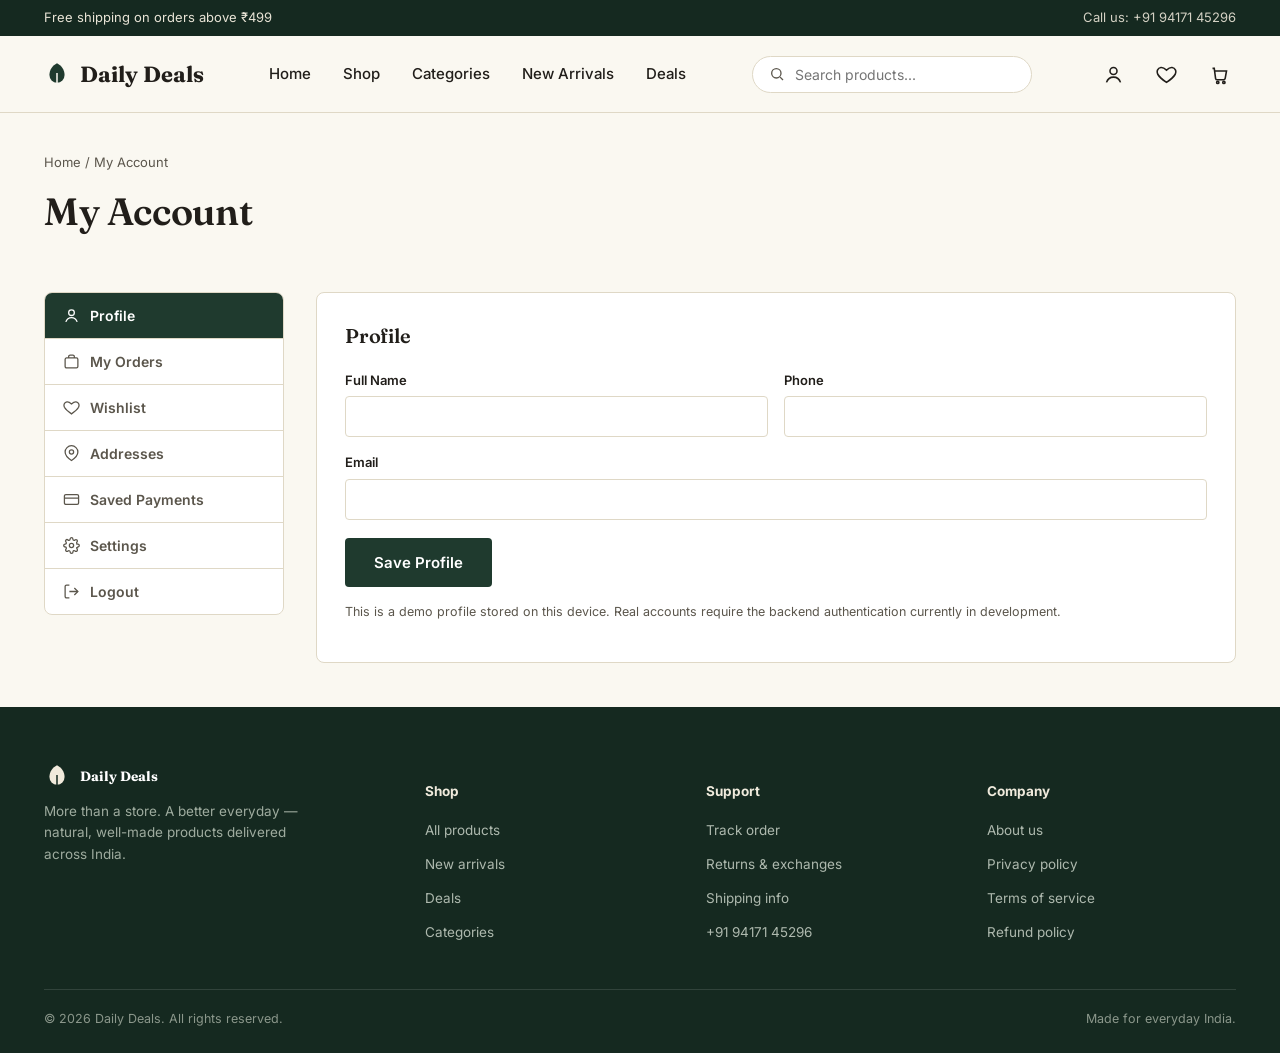
<file: account.html>
<!DOCTYPE html>
<html lang="en">
<head>
<meta charset="UTF-8">
<meta name="viewport" content="width=device-width, initial-scale=1.0">
<title>My Account — Daily Deals</title>
<link rel="preconnect" href="https://fonts.googleapis.com">
<link href="https://fonts.googleapis.com/css2?family=Fraunces:opsz,wght@9..144,400;9..144,500;9..144,600;9..144,700&family=Inter:wght@400;500;600;700&display=swap" rel="stylesheet">
<link rel="stylesheet" href="assets/css/style.css">
</head>
<body>

<div id="site-header"></div>

<div class="page-head">
  <div class="container">
    <div class="breadcrumb"><a href="index.html">Home</a> / My Account</div>
    <h1>My Account</h1>
  </div>
</div>

<section class="section-tight">
  <div class="container">
    <div class="account-layout">
      <nav class="account-sidebar" id="accountNav">
        <button data-panel="profile" class="active">
          <svg viewBox="0 0 24 24" fill="none" stroke="currentColor" stroke-width="1.8"><circle cx="12" cy="8" r="4"/><path d="M4 21c1.5-4.5 5-6 8-6s6.5 1.5 8 6"/></svg>
          Profile
        </button>
        <button data-panel="orders">
          <svg viewBox="0 0 24 24" fill="none" stroke="currentColor" stroke-width="1.8"><rect x="3" y="7" width="18" height="14" rx="2"/><path d="M8 7V5a2 2 0 012-2h4a2 2 0 012 2v2"/></svg>
          My Orders
        </button>
        <button data-nav-link="wishlist.html">
          <svg viewBox="0 0 24 24" fill="none" stroke="currentColor" stroke-width="1.8"><path d="M12 21s-7.5-4.9-10-9.3C.4 8.1 2 4.5 5.6 4c2.1-.3 4 .8 6.4 3 2.4-2.2 4.3-3.3 6.4-3 3.6.5 5.2 4.1 3.6 7.7-2.5 4.4-10 9.3-10 9.3z"/></svg>
          Wishlist
        </button>
        <button data-panel="addresses">
          <svg viewBox="0 0 24 24" fill="none" stroke="currentColor" stroke-width="1.8"><path d="M21 10c0 6-9 12-9 12S3 16 3 10a9 9 0 0118 0z"/><circle cx="12" cy="10" r="3"/></svg>
          Addresses
        </button>
        <button data-panel="payments">
          <svg viewBox="0 0 24 24" fill="none" stroke="currentColor" stroke-width="1.8"><rect x="2" y="5" width="20" height="14" rx="2"/><path d="M2 10h20"/></svg>
          Saved Payments
        </button>
        <button data-panel="settings">
          <svg viewBox="0 0 24 24" fill="none" stroke="currentColor" stroke-width="1.8"><circle cx="12" cy="12" r="3"/><path d="M19.4 15a1.65 1.65 0 00.33 1.82l.06.06a2 2 0 11-2.83 2.83l-.06-.06a1.65 1.65 0 00-1.82-.33 1.65 1.65 0 00-1 1.51V21a2 2 0 01-4 0v-.09A1.65 1.65 0 009 19.4a1.65 1.65 0 00-1.82.33l-.06.06a2 2 0 11-2.83-2.83l.06-.06A1.65 1.65 0 004.6 15a1.65 1.65 0 00-1.51-1H3a2 2 0 010-4h.09A1.65 1.65 0 004.6 9a1.65 1.65 0 00-.33-1.82l-.06-.06a2 2 0 112.83-2.83l.06.06A1.65 1.65 0 009 4.6a1.65 1.65 0 001-1.51V3a2 2 0 014 0v.09a1.65 1.65 0 001 1.51 1.65 1.65 0 001.82-.33l.06-.06a2 2 0 112.83 2.83l-.06.06A1.65 1.65 0 0019.4 9c.14.31.22.65.22 1H21a2 2 0 010 4h-.09c-.14.31-.22.65-.22 1z"/></svg>
          Settings
        </button>
        <button data-panel="logout">
          <svg viewBox="0 0 24 24" fill="none" stroke="currentColor" stroke-width="1.8"><path d="M9 21H5a2 2 0 01-2-2V5a2 2 0 012-2h4"/><path d="M16 17l5-5-5-5"/><path d="M21 12H9"/></svg>
          Logout
        </button>
      </nav>

      <div>
        <div class="account-panel" id="panel-profile">
          <h2>Profile</h2>
          <form id="profileForm">
            <div class="form-grid">
              <div class="form-field"><label for="pName">Full Name</label><input type="text" id="pName"></div>
              <div class="form-field"><label for="pPhone">Phone</label><input type="tel" id="pPhone"></div>
              <div class="form-field full"><label for="pEmail">Email</label><input type="email" id="pEmail"></div>
            </div>
            <button type="submit" class="btn btn-dark" style="margin-top:18px;">Save Profile</button>
          </form>
          <p style="font-size:12.5px; color:var(--ink-soft); margin-top:16px;">This is a demo profile stored on this device. Real accounts require the backend authentication currently in development.</p>
        </div>

        <div class="account-panel hidden" id="panel-orders">
          <h2>My Orders</h2>
          <div id="ordersList"></div>
          <div class="empty-state" id="ordersEmpty" style="display:none; padding:40px 20px;">
            <h3>No orders yet</h3>
            <p>Your completed orders will show up here.</p>
            <a href="shop.html" class="btn btn-dark">Start Shopping</a>
          </div>
        </div>

        <div class="account-panel hidden" id="panel-addresses">
          <h2>Addresses</h2>
          <div id="addressList"></div>
          <div class="empty-state" id="addressEmpty" style="display:none; padding:40px 20px;">
            <h3>No saved addresses</h3>
            <p>Addresses you use at checkout will be saved here automatically.</p>
          </div>
        </div>

        <div class="account-panel hidden" id="panel-payments">
          <h2>Saved Payments</h2>
          <div class="empty-state" style="padding:40px 20px;">
            <h3>No saved payment methods</h3>
            <p>For your security, card and bank details are never stored in this browser. You'll choose a payment method at checkout each time.</p>
          </div>
        </div>

        <div class="account-panel hidden" id="panel-settings">
          <h2>Settings</h2>
          <div class="settings-row">
            <div>
              <div class="label">Email order updates</div>
              <div class="desc">Receive order confirmations and shipping updates by email.</div>
            </div>
            <button class="toggle" id="toggleEmail" type="button"></button>
          </div>
          <div class="settings-row">
            <div>
              <div class="label">SMS order updates</div>
              <div class="desc">Receive delivery updates by text message.</div>
            </div>
            <button class="toggle" id="toggleSms" type="button"></button>
          </div>
        </div>

        <div class="account-panel hidden" id="panel-logout">
          <h2>Logout</h2>
          <p style="color:var(--ink-soft); font-size:14px;">This clears your saved profile details from this device. Your cart, wishlist and order history stay intact.</p>
          <button class="btn btn-outline" id="logoutBtn" style="margin-top:16px;">Confirm Logout</button>
        </div>
      </div>
    </div>
  </div>
</section>

<div id="site-footer"></div>

<script src="assets/js/data.js"></script>
<script src="assets/js/store.js"></script>
<script src="assets/js/layout.js"></script>
<script>
  renderHeader('account');
  renderFooter();

  // sidebar navigation
  document.getElementById('accountNav').addEventListener('click', (e) => {
    const btn = e.target.closest('button');
    if(!btn) return;
    if(btn.dataset.navLink){ window.location.href = btn.dataset.navLink; return; }
    document.querySelectorAll('#accountNav button[data-panel]').forEach(b => b.classList.remove('active'));
    btn.classList.add('active');
    document.querySelectorAll('.account-panel').forEach(p => p.classList.add('hidden'));
    document.getElementById('panel-' + btn.dataset.panel).classList.remove('hidden');
  });

  // profile
  const profile = getProfile();
  document.getElementById('pName').value = profile.name || '';
  document.getElementById('pPhone').value = profile.phone || '';
  document.getElementById('pEmail').value = profile.email || '';
  document.getElementById('profileForm').addEventListener('submit', (e) => {
    e.preventDefault();
    saveProfile({
      name: document.getElementById('pName').value.trim(),
      phone: document.getElementById('pPhone').value.trim(),
      email: document.getElementById('pEmail').value.trim(),
    });
    showToast('Profile saved');
  });

  // orders
  const orders = getOrders();
  if(orders.length === 0){
    document.getElementById('ordersEmpty').style.display = '';
  } else {
    document.getElementById('ordersList').innerHTML = orders.map(o => {
      const itemCount = o.items.reduce((s,i)=>s+i.quantity,0);
      const pillClass = o.status === 'Cancelled' ? 'cancelled' : o.status === 'Confirmed' ? 'pending' : '';
      return `
      <div class="order-row">
        <div>
          <div class="order-id">${o.orderNumber}</div>
          <div class="order-meta">${new Date(o.placedAt).toLocaleDateString('en-IN',{day:'numeric',month:'short',year:'numeric'})} · ${itemCount} item${itemCount===1?'':'s'} · ${formatPrice(o.total)}</div>
        </div>
        <div style="display:flex; align-items:center; gap:12px;">
          <span class="order-status-pill ${pillClass}">${o.status}</span>
          <a href="tracking.html?order=${encodeURIComponent(o.orderNumber)}" class="btn btn-outline btn-sm">Track</a>
        </div>
      </div>`;
    }).join('');
  }

  // addresses
  const addresses = getAddresses();
  if(addresses.length === 0){
    document.getElementById('addressEmpty').style.display = '';
  } else {
    document.getElementById('addressList').innerHTML = addresses.map(a => `
      <div class="address-card">
        <div class="name">${a.fullName}</div>
        <div class="lines">${a.address}<br>${a.city}, ${a.state} — ${a.pincode}<br>${a.phone}</div>
      </div>`).join('');
  }

  // settings
  const settings = getSettings();
  function renderToggle(el, on){ el.classList.toggle('on', on); }
  renderToggle(document.getElementById('toggleEmail'), settings.emailUpdates);
  renderToggle(document.getElementById('toggleSms'), settings.smsUpdates);
  document.getElementById('toggleEmail').addEventListener('click', () => {
    settings.emailUpdates = !settings.emailUpdates;
    saveSettings(settings);
    renderToggle(document.getElementById('toggleEmail'), settings.emailUpdates);
  });
  document.getElementById('toggleSms').addEventListener('click', () => {
    settings.smsUpdates = !settings.smsUpdates;
    saveSettings(settings);
    renderToggle(document.getElementById('toggleSms'), settings.smsUpdates);
  });

  // logout
  document.getElementById('logoutBtn').addEventListener('click', () => {
    clearProfile();
    document.getElementById('pName').value = '';
    document.getElementById('pPhone').value = '';
    document.getElementById('pEmail').value = '';
    showToast('Logged out — profile cleared from this device');
  });
</script>
</body>
</html>
</file>
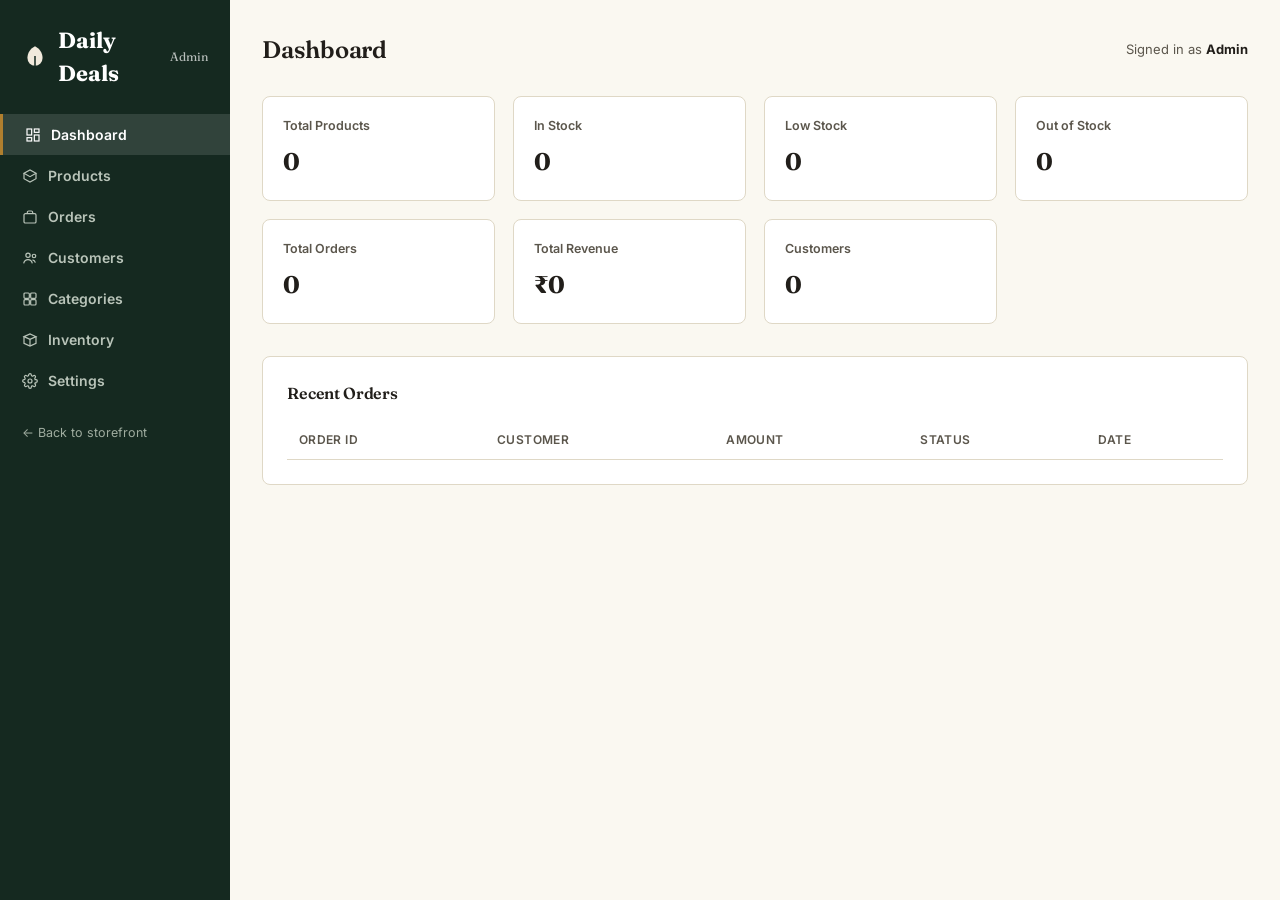
<file: admin.html>
<!DOCTYPE html>
<html lang="en">
<head>
<meta charset="UTF-8">
<meta name="viewport" content="width=device-width, initial-scale=1.0">
<title>Admin Dashboard — Daily Deals</title>
<link rel="preconnect" href="https://fonts.googleapis.com">
<link href="https://fonts.googleapis.com/css2?family=Fraunces:opsz,wght@9..144,400;9..144,500;9..144,600;9..144,700&family=Inter:wght@400;500;600;700&display=swap" rel="stylesheet">
<link rel="stylesheet" href="assets/css/style.css">
</head>
<body style="background:var(--paper);">

<div class="admin-shell">
  <aside class="admin-sidebar">
    <div class="logo">
      <svg viewBox="0 0 24 24" fill="none" xmlns="http://www.w3.org/2000/svg" width="24" height="24"><path d="M12 2C8 4 5 8 5 13a7 7 0 0014 0c0-5-3-9-7-11z" fill="#F1EADC"/><path d="M12 22V11" stroke="#152920" stroke-width="1.4"/></svg>
      Daily Deals <span style="font-weight:400; font-size:12px; opacity:0.7;">Admin</span>
    </div>
    <nav id="adminNav">
      <button data-panel="dashboard" class="active">
        <svg viewBox="0 0 24 24" fill="none" stroke="currentColor" stroke-width="1.8"><rect x="3" y="3" width="7" height="9"/><rect x="14" y="3" width="7" height="5"/><rect x="14" y="12" width="7" height="9"/><rect x="3" y="16" width="7" height="5"/></svg>
        Dashboard
      </button>
      <button data-panel="products">
        <svg viewBox="0 0 24 24" fill="none" stroke="currentColor" stroke-width="1.8"><path d="M21 8l-9-5-9 5 9 5 9-5z"/><path d="M3 8v8l9 5 9-5V8"/></svg>
        Products
      </button>
      <button data-panel="orders">
        <svg viewBox="0 0 24 24" fill="none" stroke="currentColor" stroke-width="1.8"><rect x="3" y="7" width="18" height="14" rx="2"/><path d="M8 7V5a2 2 0 012-2h4a2 2 0 012 2v2"/></svg>
        Orders
      </button>
      <button data-panel="customers">
        <svg viewBox="0 0 24 24" fill="none" stroke="currentColor" stroke-width="1.8"><circle cx="9" cy="8" r="3.2"/><path d="M2.5 20c1-3.5 3.7-5.5 6.5-5.5s5.5 2 6.5 5.5"/><circle cx="18" cy="9" r="2.6"/><path d="M15.7 14.8c2 .3 3.7 1.9 4.4 4.2"/></svg>
        Customers
      </button>
      <button data-panel="categories">
        <svg viewBox="0 0 24 24" fill="none" stroke="currentColor" stroke-width="1.8"><rect x="3" y="3" width="8" height="8" rx="1.5"/><rect x="13" y="3" width="8" height="8" rx="1.5"/><rect x="3" y="13" width="8" height="8" rx="1.5"/><rect x="13" y="13" width="8" height="8" rx="1.5"/></svg>
        Categories
      </button>
      <button data-panel="inventory">
        <svg viewBox="0 0 24 24" fill="none" stroke="currentColor" stroke-width="1.8"><path d="M3 7l9-4 9 4-9 4-9-4z"/><path d="M3 7v10l9 4 9-4V7"/><path d="M12 11v10"/></svg>
        Inventory
      </button>
      <button data-panel="settings">
        <svg viewBox="0 0 24 24" fill="none" stroke="currentColor" stroke-width="1.8"><circle cx="12" cy="12" r="3"/><path d="M19.4 15a1.65 1.65 0 00.33 1.82l.06.06a2 2 0 11-2.83 2.83l-.06-.06a1.65 1.65 0 00-1.82-.33 1.65 1.65 0 00-1 1.51V21a2 2 0 01-4 0v-.09A1.65 1.65 0 009 19.4a1.65 1.65 0 00-1.82.33l-.06.06a2 2 0 11-2.83-2.83l.06-.06A1.65 1.65 0 004.6 15a1.65 1.65 0 00-1.51-1H3a2 2 0 010-4h.09A1.65 1.65 0 004.6 9a1.65 1.65 0 00-.33-1.82l-.06-.06a2 2 0 112.83-2.83l.06.06A1.65 1.65 0 009 4.6a1.65 1.65 0 001-1.51V3a2 2 0 014 0v.09a1.65 1.65 0 001 1.51 1.65 1.65 0 001.82-.33l.06-.06a2 2 0 112.83 2.83l-.06.06A1.65 1.65 0 0019.4 9c.14.31.22.65.22 1H21a2 2 0 010 4h-.09c-.14.31-.22.65-.22 1z"/></svg>
        Settings
      </button>
    </nav>
    <div style="padding:18px 22px 0;">
      <a href="index.html" style="font-size:12.5px; color:#9FAC9F;">← Back to storefront</a>
    </div>
  </aside>

  <main class="admin-main">
    <div class="admin-topbar">
      <h1 id="adminTitle">Dashboard</h1>
      <div style="font-size:13px; color:var(--ink-soft);">Signed in as <strong style="color:var(--ink);">Admin</strong></div>
    </div>

    <!-- Dashboard -->
    <div class="admin-panel-view active" id="view-dashboard">
      <div class="stat-grid">
        <div class="stat-card"><div class="label">Total Products</div><div class="value" id="statTotalProducts">0</div></div>
        <div class="stat-card"><div class="label">In Stock</div><div class="value" id="statInStock">0</div></div>
        <div class="stat-card"><div class="label">Low Stock</div><div class="value" id="statLowStock">0</div></div>
        <div class="stat-card"><div class="label">Out of Stock</div><div class="value" id="statOutOfStock">0</div></div>
        <div class="stat-card"><div class="label">Total Orders</div><div class="value" id="statOrders">0</div></div>
        <div class="stat-card"><div class="label">Total Revenue</div><div class="value" id="statRevenue">₹0</div></div>
        <div class="stat-card"><div class="label">Customers</div><div class="value" id="statCustomers">0</div></div>
      </div>

      <div class="admin-card">
        <h3>Recent Orders</h3>
        <div style="overflow-x:auto;">
          <table class="admin-table">
            <thead><tr><th>Order ID</th><th>Customer</th><th>Amount</th><th>Status</th><th>Date</th></tr></thead>
            <tbody id="recentOrdersBody"></tbody>
          </table>
        </div>
        <div class="empty-state" id="dashNoOrders" style="display:none; padding:40px 0;">
          <h3>No orders yet</h3>
          <p>Orders placed on the storefront will appear here.</p>
        </div>
      </div>
    </div>

    <!-- Products -->
    <div class="admin-panel-view" id="view-products">
      <div class="admin-card">
        <div style="display:flex; justify-content:space-between; align-items:center; gap:16px; flex-wrap:wrap; margin-bottom:18px;">
          <div>
            <h3 style="margin-bottom:4px;">Product Catalog</h3>
            <p style="font-size:12.5px; color:var(--ink-soft);">Changes here save immediately and are what Shop, Product Details, Search and Cart all read.</p>
          </div>
          <button class="btn btn-primary btn-sm" id="openAddProduct">+ Add Product</button>
        </div>

        <input type="text" id="productSearch" placeholder="Search by name, ID, brand or category..."
          style="width:100%; max-width:420px; padding:10px 14px; border:1px solid var(--line); border-radius:var(--radius-s); font-family:inherit; font-size:13.5px; margin-bottom:14px;">

        <div class="filter-tabs" id="productStatusTabs" style="margin-bottom:16px;">
          <button class="active" data-status="all">All</button>
          <button data-status="in">In Stock</button>
          <button data-status="low">Low Stock</button>
          <button data-status="out">Out of Stock</button>
        </div>

        <div style="overflow-x:auto;">
          <table class="admin-table">
            <thead><tr><th></th><th>Product</th><th>ID</th><th>Category</th><th>Price</th><th>Stock</th><th>Status</th><th></th></tr></thead>
            <tbody id="productsBody"></tbody>
          </table>
        </div>
        <div class="empty-state" id="productsEmpty" style="display:none; padding:40px 0;">
          <h3>No products match your search</h3>
        </div>
      </div>
    </div>

    <!-- Add / Edit Product modal -->
    <div id="productModalBackdrop" style="display:none; position:fixed; inset:0; background:rgba(21,20,17,0.5); z-index:90; align-items:center; justify-content:center; padding:20px;">
      <div class="admin-card" style="max-width:600px; width:100%; max-height:88vh; overflow-y:auto; margin-bottom:0;">
        <h3 id="productModalTitle">Add Product</h3>
        <form id="productForm" novalidate>
          <input type="hidden" id="pf_id">

          <p style="font-size:13px; font-weight:700; color:var(--ink-soft); margin:18px 0 10px; text-transform:uppercase; letter-spacing:0.04em;">Product Information</p>
          <div class="form-grid">
            <div class="form-field full"><label for="pf_name">Product Name</label><input type="text" id="pf_name" required></div>
            <div class="form-field">
              <label for="pf_idDisplay">Product ID</label>
              <input type="text" id="pf_idDisplay" disabled style="background:var(--paper-alt); color:var(--ink-soft);">
            </div>
            <div class="form-field"><label for="pf_brand">Brand</label><input type="text" id="pf_brand" value="Daily Deals"></div>
            <div class="form-field">
              <label for="pf_category">Category</label>
              <select id="pf_category" required></select>
            </div>
            <div class="form-field full"><label for="pf_short">Short description</label><input type="text" id="pf_short"></div>
            <div class="form-field full"><label for="pf_desc">Full description</label><input type="text" id="pf_desc"></div>
          </div>

          <p style="font-size:13px; font-weight:700; color:var(--ink-soft); margin:22px 0 10px; text-transform:uppercase; letter-spacing:0.04em;">Pricing</p>
          <div class="form-grid">
            <div class="form-field"><label for="pf_price">Selling Price (₹)</label><input type="number" id="pf_price" min="1" required></div>
            <div class="form-field"><label for="pf_was">Original Price (₹, optional)</label><input type="number" id="pf_was" min="1"></div>
            <div class="form-field full"><label>Discount</label>
              <div id="pf_discountDisplay" style="padding:11px 13px; border:1px solid var(--line); border-radius:var(--radius-s); background:var(--paper-alt); font-size:14px; color:var(--ink-soft);">No discount</div>
            </div>
          </div>

          <p style="font-size:13px; font-weight:700; color:var(--ink-soft); margin:22px 0 10px; text-transform:uppercase; letter-spacing:0.04em;">Images</p>
          <div class="form-grid">
            <div class="form-field full"><label for="pf_image">Main Product Image (image URL or path)</label><input type="text" id="pf_image" placeholder="https://... or assets/products/example.jpg" required></div>
            <div class="form-field full"><label for="pf_extraImages">Additional Images (one URL per line, optional)</label>
              <textarea id="pf_extraImages" rows="2" style="width:100%; padding:11px 13px; border:1px solid var(--line); border-radius:var(--radius-s); font-family:inherit; font-size:14px;"></textarea>
            </div>
          </div>

          <p style="font-size:13px; font-weight:700; color:var(--ink-soft); margin:22px 0 10px; text-transform:uppercase; letter-spacing:0.04em;">Inventory</p>
          <div class="form-grid">
            <div class="form-field"><label for="pf_stock">Stock Quantity</label><input type="number" id="pf_stock" min="0" required></div>
            <div class="form-field"><label for="pf_lowStock">Low Stock Threshold</label><input type="number" id="pf_lowStock" min="0" value="10"></div>
            <div class="form-field full"><label for="pf_delivery">Delivery estimate</label><input type="text" id="pf_delivery" value="3-5 Days"></div>
          </div>

          <p style="font-size:13px; font-weight:700; color:var(--ink-soft); margin:22px 0 10px; text-transform:uppercase; letter-spacing:0.04em;">Product Details</p>
          <div class="form-grid">
            <div class="form-field"><label for="pf_rating">Rating (0–5)</label><input type="number" id="pf_rating" min="0" max="5" step="0.1" value="4.5"></div>
            <div class="form-field"><label for="pf_reviews">Number of Reviews</label><input type="number" id="pf_reviews" min="0" value="0"></div>
            <div class="form-field full">
              <label for="pf_specs">Specifications (one per line: "Key: Value" — also use this for ingredients or size/options)</label>
              <textarea id="pf_specs" rows="3" placeholder="Battery: 32 hrs&#10;Ingredients: Aloe Vera, Vitamin E&#10;Sizes: 30ml, 50ml" style="width:100%; padding:11px 13px; border:1px solid var(--line); border-radius:var(--radius-s); font-family:inherit; font-size:14px;"></textarea>
            </div>
            <div class="form-field full"><label for="pf_shipping">Shipping information</label><input type="text" id="pf_shipping" value="Free delivery on orders above ₹499."></div>
            <div class="form-field full"><label for="pf_returns">Return information</label><input type="text" id="pf_returns" value="10-day easy return if unopened and in original packaging."></div>
          </div>

          <div class="admin-form-actions">
            <button type="submit" class="btn btn-dark">Save Product</button>
            <button type="button" class="btn btn-outline" id="cancelProductForm">Cancel</button>
          </div>
        </form>
      </div>
    </div>

    <!-- Delete confirmation modal -->
    <div id="confirmModalBackdrop" style="display:none; position:fixed; inset:0; background:rgba(21,20,17,0.5); z-index:95; align-items:center; justify-content:center; padding:20px;">
      <div class="admin-card" style="max-width:400px; width:100%; margin-bottom:0; text-align:center;">
        <h3 style="margin-bottom:10px;">Are you sure you want to delete this product?</h3>
        <p id="confirmModalText" style="font-size:13.5px; color:var(--ink-soft); margin-bottom:20px;"></p>
        <div style="display:flex; gap:10px; justify-content:center;">
          <button class="btn btn-outline" id="confirmCancelBtn">Cancel</button>
          <button class="btn btn-dark" id="confirmDeleteBtn" style="background:var(--danger);">Delete</button>
        </div>
      </div>
    </div>

    <!-- Categories -->
    <div class="admin-panel-view" id="view-categories">
      <div class="admin-card">
        <h3>Categories</h3>
        <p style="font-size:12.5px; color:var(--ink-soft); margin-top:-8px; margin-bottom:16px;">Product counts are computed live from the shared product store.</p>
        <div style="overflow-x:auto;">
          <table class="admin-table">
            <thead><tr><th>Category</th><th>Products</th><th>In Stock</th><th>Out of Stock</th></tr></thead>
            <tbody id="categoriesBody"></tbody>
          </table>
        </div>
      </div>
    </div>

    <!-- Inventory -->
    <div class="admin-panel-view" id="view-inventory">
      <div class="admin-card">
        <h3>Inventory</h3>
        <p style="font-size:12.5px; color:var(--ink-soft); margin-top:-8px; margin-bottom:16px;">Edit stock or low-stock threshold directly — saves immediately to the shared store.</p>
        <div class="filter-tabs" id="inventoryStatusTabs" style="margin-bottom:16px;">
          <button class="active" data-status="all">All</button>
          <button data-status="in">In Stock</button>
          <button data-status="low">Low Stock</button>
          <button data-status="out">Out of Stock</button>
        </div>
        <div style="overflow-x:auto;">
          <table class="admin-table">
            <thead><tr><th>Product</th><th>Category</th><th>Stock</th><th>Low Stock Threshold</th><th>Status</th></tr></thead>
            <tbody id="inventoryBody"></tbody>
          </table>
        </div>
      </div>
    </div>

    <!-- Settings -->
    <div class="admin-panel-view" id="view-settings">
      <div class="admin-card" style="max-width:520px;">
        <h3>Store Settings</h3>
        <form id="settingsForm" novalidate>
          <div class="form-grid">
            <div class="form-field full">
              <label for="st_whatsapp">WhatsApp order number (digits only, with country code)</label>
              <input type="text" id="st_whatsapp" placeholder="919526226011">
            </div>
            <div class="form-field">
              <label for="st_freeShip">Free shipping threshold (₹)</label>
              <input type="number" id="st_freeShip" min="0">
            </div>
            <div class="form-field">
              <label for="st_shipFee">Shipping fee (₹)</label>
              <input type="number" id="st_shipFee" min="0">
            </div>
          </div>
          <button type="submit" class="btn btn-dark" style="margin-top:18px;">Save Settings</button>
        </form>
        <p style="font-size:12.5px; color:var(--ink-soft); margin-top:14px;">These apply immediately across the storefront — checkout's WhatsApp button and Cart's shipping calculation both read these live.</p>
      </div>
    </div>

    <!-- Orders -->
    <div class="admin-panel-view" id="view-orders">
      <div class="admin-card">
        <h3>All Orders</h3>
        <div style="overflow-x:auto;">
          <table class="admin-table">
            <thead><tr><th>Order ID</th><th>Customer</th><th>Items</th><th>Total</th><th>Payment</th><th>Status</th></tr></thead>
            <tbody id="ordersBody"></tbody>
          </table>
        </div>
        <div class="empty-state" id="ordersNoOrders" style="display:none; padding:40px 0;">
          <h3>No orders yet</h3>
        </div>
      </div>
    </div>

    <!-- Customers -->
    <div class="admin-panel-view" id="view-customers">
      <div class="admin-card">
        <h3>Customers</h3>
        <div style="overflow-x:auto;">
          <table class="admin-table">
            <thead><tr><th>Name</th><th>Phone</th><th>Orders</th><th>Total Spent</th></tr></thead>
            <tbody id="customersBody"></tbody>
          </table>
        </div>
        <div class="empty-state" id="customersEmpty" style="display:none; padding:40px 0;">
          <h3>No customers yet</h3>
          <p>Customers appear here once an order has been placed.</p>
        </div>
      </div>
    </div>
  </main>
</div>

<div class="toast" id="toast">
  <svg viewBox="0 0 24 24" fill="none" stroke="currentColor" stroke-width="2"><path d="M20 6L9 17l-5-5"/></svg>
  <span id="toastMsg"></span>
</div>

<script src="assets/js/data.js"></script>
<script src="assets/js/store.js"></script>
<script>
  const ORDER_STATUSES = ['Order Placed','Confirmed','Processing','Packed','Shipped','Out for Delivery','Delivered','Cancelled'];

  // nav switching
  document.getElementById('adminNav').addEventListener('click', (e) => {
    const btn = e.target.closest('button');
    if(!btn) return;
    document.querySelectorAll('#adminNav button').forEach(b => b.classList.remove('active'));
    btn.classList.add('active');
    document.querySelectorAll('.admin-panel-view').forEach(v => v.classList.remove('active'));
    document.getElementById('view-' + btn.dataset.panel).classList.add('active');
    document.getElementById('adminTitle').textContent = btn.textContent.trim();
  });

  function computeStats(){
    const orders = getOrders();
    const products = getProducts();
    const revenue = orders.reduce((s,o) => s + o.total, 0);
    const customerKeys = new Set(orders.map(o => (o.address?.email || o.address?.phone || 'unknown')));

    let inStock = 0, lowStock = 0, outOfStock = 0;
    products.forEach(p => {
      const status = getStockStatus(p).cls;
      if(status === 'in') inStock++;
      else if(status === 'low') lowStock++;
      else outOfStock++;
    });

    document.getElementById('statTotalProducts').textContent = products.length;
    document.getElementById('statInStock').textContent = inStock;
    document.getElementById('statLowStock').textContent = lowStock;
    document.getElementById('statOutOfStock').textContent = outOfStock;
    document.getElementById('statOrders').textContent = orders.length;
    document.getElementById('statRevenue').textContent = formatPrice(revenue);
    document.getElementById('statCustomers').textContent = customerKeys.size;

    const recent = orders.slice(0, 6);
    document.getElementById('dashNoOrders').style.display = recent.length ? 'none' : '';
    if(recent.length){
      document.getElementById('recentOrdersBody').innerHTML = recent.map(o => `
        <tr>
          <td>${o.orderNumber}</td>
          <td>${o.address?.fullName || '—'}</td>
          <td>${formatPrice(o.total)}</td>
          <td><span class="order-status-pill ${o.status==='Cancelled'?'cancelled':(o.status==='Confirmed'||o.status==='Order Placed')?'pending':''}">${o.status}</span></td>
          <td>${new Date(o.placedAt).toLocaleDateString('en-IN',{day:'numeric',month:'short'})}</td>
        </tr>`).join('');
    }
  }

  let productSearchTerm = '';
  let productStatusFilter = 'all';

  function renderProducts(){
    const all = getProducts();
    const term = productSearchTerm.trim().toLowerCase();
    let filtered = term
      ? all.filter(p =>
          p.name.toLowerCase().includes(term) ||
          p.brand.toLowerCase().includes(term) ||
          categoryName(p.category).toLowerCase().includes(term) ||
          String(p.id) === term)
      : all;
    if(productStatusFilter !== 'all'){
      filtered = filtered.filter(p => getStockStatus(p).cls === productStatusFilter);
    }

    document.getElementById('productsEmpty').style.display = filtered.length ? 'none' : '';

    document.getElementById('productsBody').innerHTML = filtered.map(p => {
      const status = getStockStatus(p);
      return `
      <tr>
        <td><img src="${p.images[0] || ''}" alt="${p.name}"></td>
        <td>${p.name}</td>
        <td>${p.id}</td>
        <td>${categoryName(p.category)}</td>
        <td>${formatPrice(p.price)}</td>
        <td>
          <input type="number" min="0" value="${p.stock}" style="width:64px; padding:5px 8px; border:1px solid var(--line); border-radius:4px;"
            onchange="updateStock(${p.id}, this.value)">
        </td>
        <td><span class="stock-pill ${status.cls}">${status.label}</span></td>
        <td style="white-space:nowrap;">
          <button class="btn btn-outline btn-sm" onclick="openEditProduct(${p.id})">Edit</button>
          <button class="btn btn-outline btn-sm" style="color:var(--danger); border-color:var(--danger);" onclick="handleDeleteProduct(${p.id})">Delete</button>
        </td>
      </tr>`;
    }).join('');
  }

  document.getElementById('productSearch').addEventListener('input', (e) => {
    productSearchTerm = e.target.value;
    renderProducts();
  });

  document.querySelectorAll('#productStatusTabs button').forEach(btn => {
    btn.addEventListener('click', () => {
      document.querySelectorAll('#productStatusTabs button').forEach(b => b.classList.remove('active'));
      btn.classList.add('active');
      productStatusFilter = btn.dataset.status;
      renderProducts();
    });
  });

  // Stock edits save to the shared product store immediately — this is what
  // Shop, Product Details and Cart all read, not a separate demo copy.
  function updateStock(id, value){
    const updated = updateProduct(id, { stock: Math.max(0, Number(value)) });
    if(updated){
      renderProducts();
      renderInventory();
      renderCategories();
      computeStats();
      showToast(`${updated.name} stock updated to ${updated.stock}`);
    }
  }

  // ---------------- Add / Edit product modal ----------------
  const CATEGORY_SELECT_HTML = CATEGORIES.map(c => `<option value="${c.slug}">${c.name}</option>`).join('');
  document.getElementById('pf_category').innerHTML = CATEGORY_SELECT_HTML;

  function openProductModal(){ document.getElementById('productModalBackdrop').style.display = 'flex'; }
  function closeProductModal(){ document.getElementById('productModalBackdrop').style.display = 'none'; document.getElementById('productForm').reset(); document.getElementById('pf_id').value = ''; updateDiscountDisplay(); }

  function updateDiscountDisplay(){
    const price = Number(document.getElementById('pf_price').value);
    const was = Number(document.getElementById('pf_was').value);
    const el = document.getElementById('pf_discountDisplay');
    if(price > 0 && was > price){
      const pct = Math.round((1 - price / was) * 100);
      el.textContent = `${pct}% off (₹${was - price} saved)`;
    } else {
      el.textContent = 'No discount';
    }
  }
  document.getElementById('pf_price').addEventListener('input', updateDiscountDisplay);
  document.getElementById('pf_was').addEventListener('input', updateDiscountDisplay);

  function specsToText(specs){
    if(!specs) return '';
    return Object.entries(specs).map(([k,v]) => `${k}: ${v}`).join('\n');
  }
  function textToSpecs(text){
    const specs = {};
    text.split('\n').forEach(line => {
      const idx = line.indexOf(':');
      if(idx === -1) return;
      const key = line.slice(0, idx).trim();
      const value = line.slice(idx + 1).trim();
      if(key && value) specs[key] = value;
    });
    return specs;
  }

  function openAddProductForm(){
    document.getElementById('productModalTitle').textContent = 'Add Product';
    document.getElementById('productForm').reset();
    document.getElementById('pf_id').value = '';
    document.getElementById('pf_idDisplay').value = '(auto-generated on save)';
    document.getElementById('pf_brand').value = 'Daily Deals';
    document.getElementById('pf_delivery').value = '3-5 Days';
    document.getElementById('pf_lowStock').value = 10;
    document.getElementById('pf_rating').value = 4.5;
    document.getElementById('pf_reviews').value = 0;
    document.getElementById('pf_shipping').value = 'Free delivery on orders above ₹499.';
    document.getElementById('pf_returns').value = '10-day easy return if unopened and in original packaging.';
    updateDiscountDisplay();
    openProductModal();
  }
  document.getElementById('openAddProduct').addEventListener('click', openAddProductForm);
  document.getElementById('cancelProductForm').addEventListener('click', closeProductModal);
  document.getElementById('productModalBackdrop').addEventListener('click', (e) => {
    if(e.target.id === 'productModalBackdrop') closeProductModal();
  });

  function openEditProduct(id){
    const p = getProductById(id);
    if(!p) return;
    document.getElementById('productModalTitle').textContent = 'Edit Product';
    document.getElementById('pf_id').value = p.id;
    document.getElementById('pf_idDisplay').value = p.id;
    document.getElementById('pf_name').value = p.name;
    document.getElementById('pf_brand').value = p.brand;
    document.getElementById('pf_category').value = p.category;
    document.getElementById('pf_short').value = p.shortDescription || '';
    document.getElementById('pf_desc').value = p.description || '';
    document.getElementById('pf_price').value = p.price;
    document.getElementById('pf_was').value = p.was || '';
    document.getElementById('pf_image').value = (p.images && p.images[0]) || '';
    document.getElementById('pf_extraImages').value = (p.images && p.images.slice(1).join('\n')) || '';
    document.getElementById('pf_stock').value = p.stock;
    document.getElementById('pf_lowStock').value = p.lowStockThreshold != null ? p.lowStockThreshold : 10;
    document.getElementById('pf_delivery').value = p.delivery;
    document.getElementById('pf_rating').value = p.rating != null ? p.rating : 4.5;
    document.getElementById('pf_reviews').value = p.reviews != null ? p.reviews : 0;
    document.getElementById('pf_specs').value = specsToText(p.specs);
    document.getElementById('pf_shipping').value = p.shipping || '';
    document.getElementById('pf_returns').value = p.returns || '';
    updateDiscountDisplay();
    openProductModal();
  }

  document.getElementById('productForm').addEventListener('submit', (e) => {
    e.preventDefault();
    const id = document.getElementById('pf_id').value;
    const name = document.getElementById('pf_name').value.trim();
    const category = document.getElementById('pf_category').value;
    const price = Number(document.getElementById('pf_price').value);
    const stock = document.getElementById('pf_stock').value;
    const imageUrl = document.getElementById('pf_image').value.trim();

    if(!name || !category || !price || price <= 0 || stock === '' || !imageUrl){
      showToast('Product could not be saved. Please check the required fields (name, category, price, stock, main image).');
      return;
    }

    const extraImages = document.getElementById('pf_extraImages').value
      .split('\n').map(s => s.trim()).filter(Boolean);

    const payload = {
      name,
      brand: document.getElementById('pf_brand').value.trim() || 'Daily Deals',
      category,
      price,
      was: document.getElementById('pf_was').value ? Number(document.getElementById('pf_was').value) : null,
      stock: Math.max(0, Number(stock)),
      lowStockThreshold: Math.max(0, Number(document.getElementById('pf_lowStock').value) || 10),
      delivery: document.getElementById('pf_delivery').value.trim() || '3-5 Days',
      images: [imageUrl, ...extraImages],
      shortDescription: document.getElementById('pf_short').value.trim(),
      description: document.getElementById('pf_desc').value.trim() || document.getElementById('pf_short').value.trim(),
      rating: Math.min(5, Math.max(0, Number(document.getElementById('pf_rating').value) || 0)),
      reviews: Math.max(0, Number(document.getElementById('pf_reviews').value) || 0),
      specs: textToSpecs(document.getElementById('pf_specs').value),
      shipping: document.getElementById('pf_shipping').value.trim() || 'Free delivery on orders above ₹499.',
      returns: document.getElementById('pf_returns').value.trim() || '10-day easy return if unopened and in original packaging.',
    };
    payload.badge = payload.was ? 'sale' : null;

    let saved;
    if(id){
      saved = updateProduct(id, payload);
      if(!saved){ showToast('Product could not be saved — it may have been deleted elsewhere.'); return; }
      showToast(`${saved.name} updated — live on the storefront now`);
    } else {
      saved = addProduct(payload);
      showToast(`${saved.name} added (ID ${saved.id}) — now visible on Shop and Product Details`);
    }
    closeProductModal();
    renderProducts();
    renderInventory();
    renderCategories();
    computeStats();
  });

  let pendingDeleteId = null;

  function handleDeleteProduct(id){
    const p = getProductById(id);
    if(!p) return;
    pendingDeleteId = id;
    document.getElementById('confirmModalText').textContent = `"${p.name}" will be removed from Admin, Shop, Search and Categories immediately. This cannot be undone.`;
    document.getElementById('confirmModalBackdrop').style.display = 'flex';
  }

  document.getElementById('confirmCancelBtn').addEventListener('click', () => {
    pendingDeleteId = null;
    document.getElementById('confirmModalBackdrop').style.display = 'none';
  });
  document.getElementById('confirmModalBackdrop').addEventListener('click', (e) => {
    if(e.target.id === 'confirmModalBackdrop'){
      pendingDeleteId = null;
      document.getElementById('confirmModalBackdrop').style.display = 'none';
    }
  });
  document.getElementById('confirmDeleteBtn').addEventListener('click', () => {
    if(pendingDeleteId == null) return;
    const p = getProductById(pendingDeleteId);
    deleteProduct(pendingDeleteId);
    document.getElementById('confirmModalBackdrop').style.display = 'none';
    pendingDeleteId = null;
    renderProducts();
    renderInventory();
    renderCategories();
    computeStats();
    showToast(p ? `${p.name} deleted` : 'Product deleted');
  });

  function renderOrders(){
    const orders = getOrders();
    if(orders.length === 0){
      document.getElementById('ordersNoOrders').style.display = '';
      return;
    }
    document.getElementById('ordersBody').innerHTML = orders.map(o => {
      const itemCount = o.items.reduce((s,i)=>s+i.quantity,0);
      return `
      <tr>
        <td>${o.orderNumber}</td>
        <td>${o.address?.fullName || '—'}</td>
        <td>${itemCount}</td>
        <td>${formatPrice(o.total)}</td>
        <td>${o.paymentMethod}</td>
        <td>
          <select onchange="updateOrderStatus('${o.orderNumber}', this.value)" style="padding:6px 8px; border:1px solid var(--line); border-radius:4px; font-family:inherit; font-size:13px;">
            ${ORDER_STATUSES.map(s => `<option value="${s}" ${s===o.status?'selected':''}>${s}</option>`).join('')}
          </select>
        </td>
      </tr>`;
    }).join('');
  }

  function updateOrderStatus(orderNumber, newStatus){
    const orders = getOrders();
    const order = orders.find(o => o.orderNumber === orderNumber);
    if(!order) return;
    order.status = newStatus;
    writeJSONOrders(orders);
    showToast(`${orderNumber} marked as ${newStatus}`);
    computeStats();
  }

  // store.js doesn't expose a raw orders writer publicly since pages normally
  // only append via createOrder() — admin needs to persist a status edit, so
  // write directly to the same key it reads from.
  function writeJSONOrders(orders){
    localStorage.setItem('dailyDealsOrders', JSON.stringify(orders));
  }

  function renderCustomers(){
    const orders = getOrders();
    const map = new Map();
    orders.forEach(o => {
      const key = o.address?.phone || o.address?.email || o.orderNumber;
      if(!map.has(key)){
        map.set(key, { name: o.address?.fullName || 'Guest', phone: o.address?.phone || '—', orders: 0, spent: 0 });
      }
      const c = map.get(key);
      c.orders += 1;
      c.spent += o.total;
    });
    const customers = Array.from(map.values());
    if(customers.length === 0){
      document.getElementById('customersEmpty').style.display = '';
      return;
    }
    document.getElementById('customersBody').innerHTML = customers.map(c => `
      <tr>
        <td>${c.name}</td>
        <td>${c.phone}</td>
        <td>${c.orders}</td>
        <td>${formatPrice(c.spent)}</td>
      </tr>`).join('');
  }

  function renderCategories(){
    const products = getProducts();
    document.getElementById('categoriesBody').innerHTML = CATEGORIES.map(c => {
      const inCat = products.filter(p => p.category === c.slug);
      const inStock = inCat.filter(p => getStockStatus(p).cls !== 'out').length;
      const outOfStock = inCat.length - inStock;
      return `
      <tr>
        <td>${c.name}</td>
        <td>${inCat.length}</td>
        <td>${inStock}</td>
        <td>${outOfStock}</td>
      </tr>`;
    }).join('');
  }

  let inventoryStatusFilter = 'all';

  function renderInventory(){
    let all = getProducts();
    if(inventoryStatusFilter !== 'all'){
      all = all.filter(p => getStockStatus(p).cls === inventoryStatusFilter);
    }
    document.getElementById('inventoryBody').innerHTML = all.map(p => {
      const status = getStockStatus(p);
      return `
      <tr>
        <td>${p.name}</td>
        <td>${categoryName(p.category)}</td>
        <td>
          <input type="number" min="0" value="${p.stock}" style="width:64px; padding:5px 8px; border:1px solid var(--line); border-radius:4px;"
            onchange="updateStock(${p.id}, this.value)">
        </td>
        <td>
          <input type="number" min="0" value="${p.lowStockThreshold != null ? p.lowStockThreshold : 10}" style="width:64px; padding:5px 8px; border:1px solid var(--line); border-radius:4px;"
            onchange="updateLowStockThreshold(${p.id}, this.value)">
        </td>
        <td><span class="stock-pill ${status.cls}">${status.label}</span></td>
      </tr>`;
    }).join('');
  }

  function updateLowStockThreshold(id, value){
    const updated = updateProduct(id, { lowStockThreshold: Math.max(0, Number(value)) });
    if(updated){ renderInventory(); renderProducts(); computeStats(); showToast(`${updated.name} low-stock threshold updated`); }
  }

  document.querySelectorAll('#inventoryStatusTabs button').forEach(btn => {
    btn.addEventListener('click', () => {
      document.querySelectorAll('#inventoryStatusTabs button').forEach(b => b.classList.remove('active'));
      btn.classList.add('active');
      inventoryStatusFilter = btn.dataset.status;
      renderInventory();
    });
  });

  // ---------------- Settings ----------------
  function loadSettingsForm(){
    const s = getStoreSettings();
    document.getElementById('st_whatsapp').value = s.whatsappNumber;
    document.getElementById('st_freeShip').value = s.freeShippingThreshold;
    document.getElementById('st_shipFee').value = s.shippingFee;
  }
  document.getElementById('settingsForm').addEventListener('submit', (e) => {
    e.preventDefault();
    const whatsapp = document.getElementById('st_whatsapp').value.trim();
    if(!/^\d{10,15}$/.test(whatsapp)){
      showToast('WhatsApp number should be digits only, with country code (e.g. 919526226011)');
      return;
    }
    saveStoreSettings({
      whatsappNumber: whatsapp,
      freeShippingThreshold: Math.max(0, Number(document.getElementById('st_freeShip').value) || 0),
      shippingFee: Math.max(0, Number(document.getElementById('st_shipFee').value) || 0),
    });
    showToast('Settings saved — live across the storefront now');
  });
  loadSettingsForm();

  // if products or orders change in another tab (e.g. a customer places an
  // order on the storefront tab, or another admin session edits a product),
  // refresh every view that could be affected
  onProductsChanged(() => {
    renderProducts();
    renderInventory();
    renderCategories();
    computeStats();
  });
  window.addEventListener('storage', (e) => {
    if(e.key === STORAGE_KEYS.orders){
      computeStats();
      renderOrders();
      renderCustomers();
    }
  });

  computeStats();
  renderProducts();
  renderInventory();
  renderCategories();
  renderOrders();
  renderCustomers();
</script>
</body>
</html>
</file>
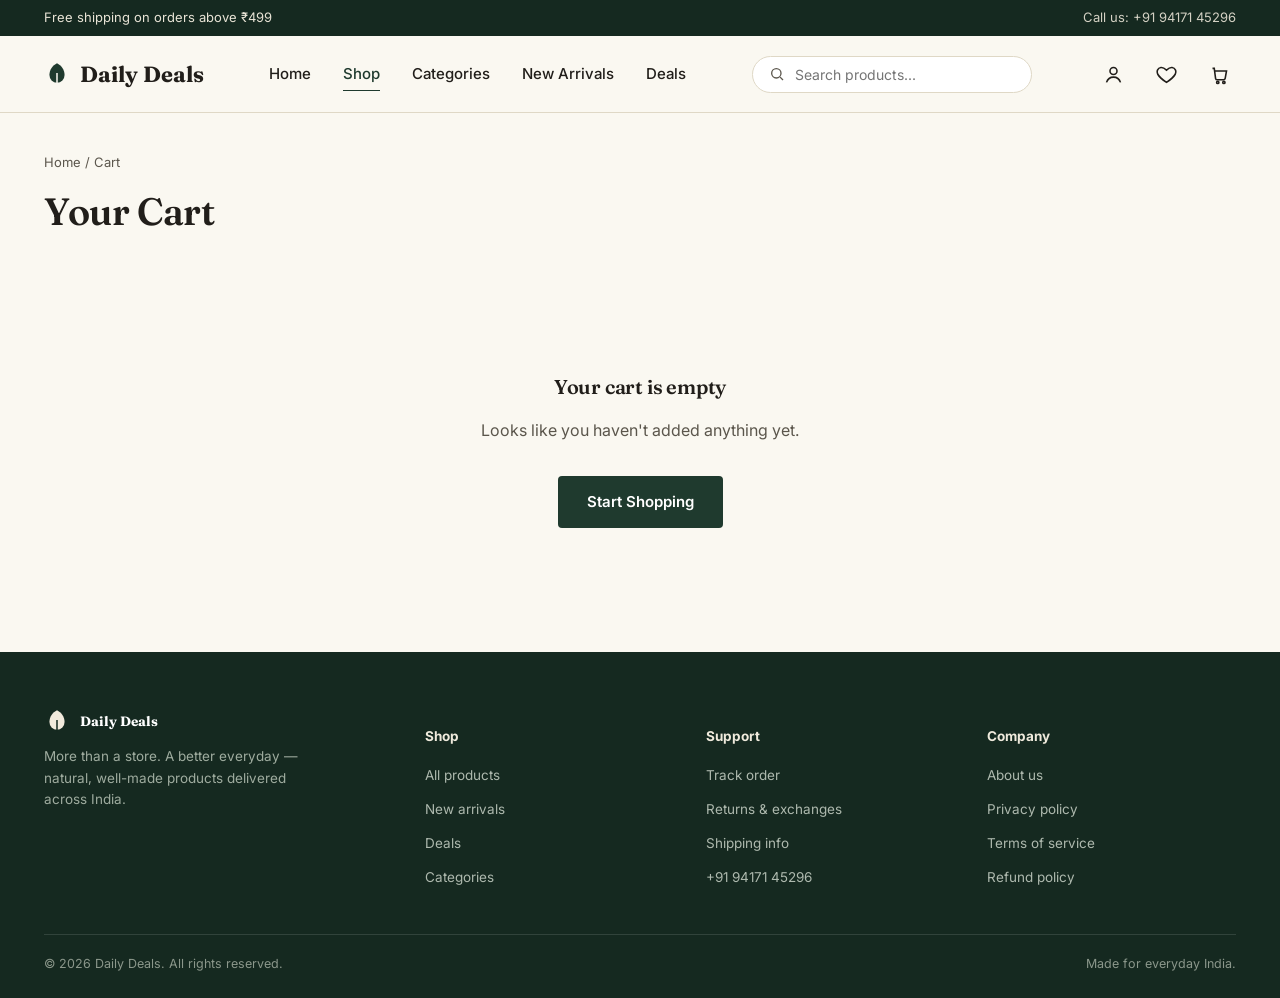
<file: cart.html>
<!DOCTYPE html>
<html lang="en">
<head>
<meta charset="UTF-8">
<meta name="viewport" content="width=device-width, initial-scale=1.0">
<title>Your Cart — Daily Deals</title>
<link rel="preconnect" href="https://fonts.googleapis.com">
<link href="https://fonts.googleapis.com/css2?family=Fraunces:opsz,wght@9..144,400;9..144,500;9..144,600;9..144,700&family=Inter:wght@400;500;600;700&display=swap" rel="stylesheet">
<link rel="stylesheet" href="assets/css/style.css">
</head>
<body>

<div id="site-header"></div>

<div class="page-head">
  <div class="container">
    <div class="breadcrumb"><a href="index.html">Home</a> / Cart</div>
    <h1>Your Cart</h1>
  </div>
</div>

<section class="section-tight">
  <div class="container">

    <div id="cartFilled" style="display:none;">
      <div class="cart-layout">
        <div class="cart-list" id="cartList"></div>

        <div class="summary-box">
          <h3>Order Summary</h3>
          <div class="summary-row"><span>Subtotal</span><span id="sumSubtotal"></span></div>
          <div class="summary-row"><span>Shipping</span><span id="sumShipping"></span></div>
          <div class="summary-row" id="discountRow" style="display:none;"><span>Discount</span><span id="sumDiscount"></span></div>
          <div class="summary-row total"><span>Total</span><span id="sumTotal"></span></div>

          <div class="coupon-row">
            <input type="text" id="couponInput" placeholder="Coupon code (try SAVE10)">
            <button class="btn btn-outline btn-sm" id="applyCoupon">Apply</button>
          </div>
          <div class="coupon-msg" id="couponMsg"></div>

          <a href="checkout.html" class="btn btn-primary btn-block" id="checkoutBtn">Proceed to Checkout</a>
          <a href="shop.html" class="btn btn-outline btn-block" style="margin-top:10px;">Continue Shopping</a>
        </div>
      </div>
    </div>

    <div class="empty-state" id="cartEmpty" style="display:none;">
      <h3>Your cart is empty</h3>
      <p>Looks like you haven't added anything yet.</p>
      <a href="shop.html" class="btn btn-dark">Start Shopping</a>
    </div>

  </div>
</section>

<div id="site-footer"></div>

<script src="assets/js/data.js"></script>
<script src="assets/js/store.js"></script>
<script src="assets/js/layout.js"></script>
<script>
  renderHeader('shop');
  renderFooter();

  let couponCode = getCoupon();

  function cartRowHTML(line){
    const p = line.product;
    return `
    <div class="cart-row" data-id="${p.id}">
      <img src="${p.images[0]}" alt="${p.name}">
      <div>
        <a class="name" href="product.html?id=${p.id}">${p.name}</a>
        <div class="meta">${p.brand} · ${categoryName(p.category)}</div>
        <div class="unit-price">${formatPrice(p.price)} each</div>
      </div>
      <div class="qty-selector">
        <button class="qty-dec" aria-label="Decrease">−</button>
        <span class="qty-value">${line.quantity}</span>
        <button class="qty-inc" aria-label="Increase">+</button>
      </div>
      <div class="subtotal">${formatPrice(line.lineTotal)}</div>
      <button class="remove-btn" aria-label="Remove">
        <svg viewBox="0 0 24 24" fill="none" stroke="currentColor" stroke-width="1.8"><path d="M4 7h16M9 7V5a2 2 0 012-2h2a2 2 0 012 2v2m-8 0v12a2 2 0 002 2h4a2 2 0 002-2V7"/></svg>
      </button>
    </div>`;
  }

  function render(){
    const { lines, subtotal, shipping, discount, total } = getCartTotals(couponCode);

    if(lines.length === 0){
      document.getElementById('cartFilled').style.display = 'none';
      document.getElementById('cartEmpty').style.display = '';
      return;
    }
    document.getElementById('cartFilled').style.display = '';
    document.getElementById('cartEmpty').style.display = 'none';

    document.getElementById('cartList').innerHTML = lines.map(cartRowHTML).join('');
    document.getElementById('sumSubtotal').textContent = formatPrice(subtotal);
    document.getElementById('sumShipping').textContent = shipping === 0 ? 'Free' : formatPrice(shipping);
    document.getElementById('sumTotal').textContent = formatPrice(total);

    const discountRow = document.getElementById('discountRow');
    if(discount > 0){
      discountRow.style.display = '';
      document.getElementById('sumDiscount').textContent = '−' + formatPrice(discount);
    } else {
      discountRow.style.display = 'none';
    }
  }

  document.getElementById('cartList').addEventListener('click', (e) => {
    const row = e.target.closest('.cart-row');
    if(!row) return;
    const id = Number(row.dataset.id);

    if(e.target.closest('.qty-inc')){
      const product = getProductById(id);
      const cart = getCart();
      const item = cart.find(i => i.id === id);
      if(item && product && item.quantity < product.stock){
        setCartQuantity(id, item.quantity + 1);
        render();
      } else {
        showToast('No more stock available');
      }
    } else if(e.target.closest('.qty-dec')){
      const cart = getCart();
      const item = cart.find(i => i.id === id);
      if(item && item.quantity > 1){
        setCartQuantity(id, item.quantity - 1);
        render();
      }
    } else if(e.target.closest('.remove-btn')){
      removeFromCart(id);
      render();
      showToast('Item removed from cart');
    }
  });

  document.getElementById('applyCoupon').addEventListener('click', () => {
    const val = document.getElementById('couponInput').value.trim().toUpperCase();
    const msg = document.getElementById('couponMsg');
    if(!val){ return; }
    if(COUPONS[val]){
      couponCode = val;
      setCoupon(val);
      msg.textContent = `"${val}" applied — ${COUPONS[val].label}.`;
      msg.className = 'coupon-msg ok';
    } else {
      couponCode = null;
      setCoupon(null);
      msg.textContent = 'Invalid or expired coupon code.';
      msg.className = 'coupon-msg err';
    }
    render();
  });

  render();
</script>
</body>
</html>
</file>
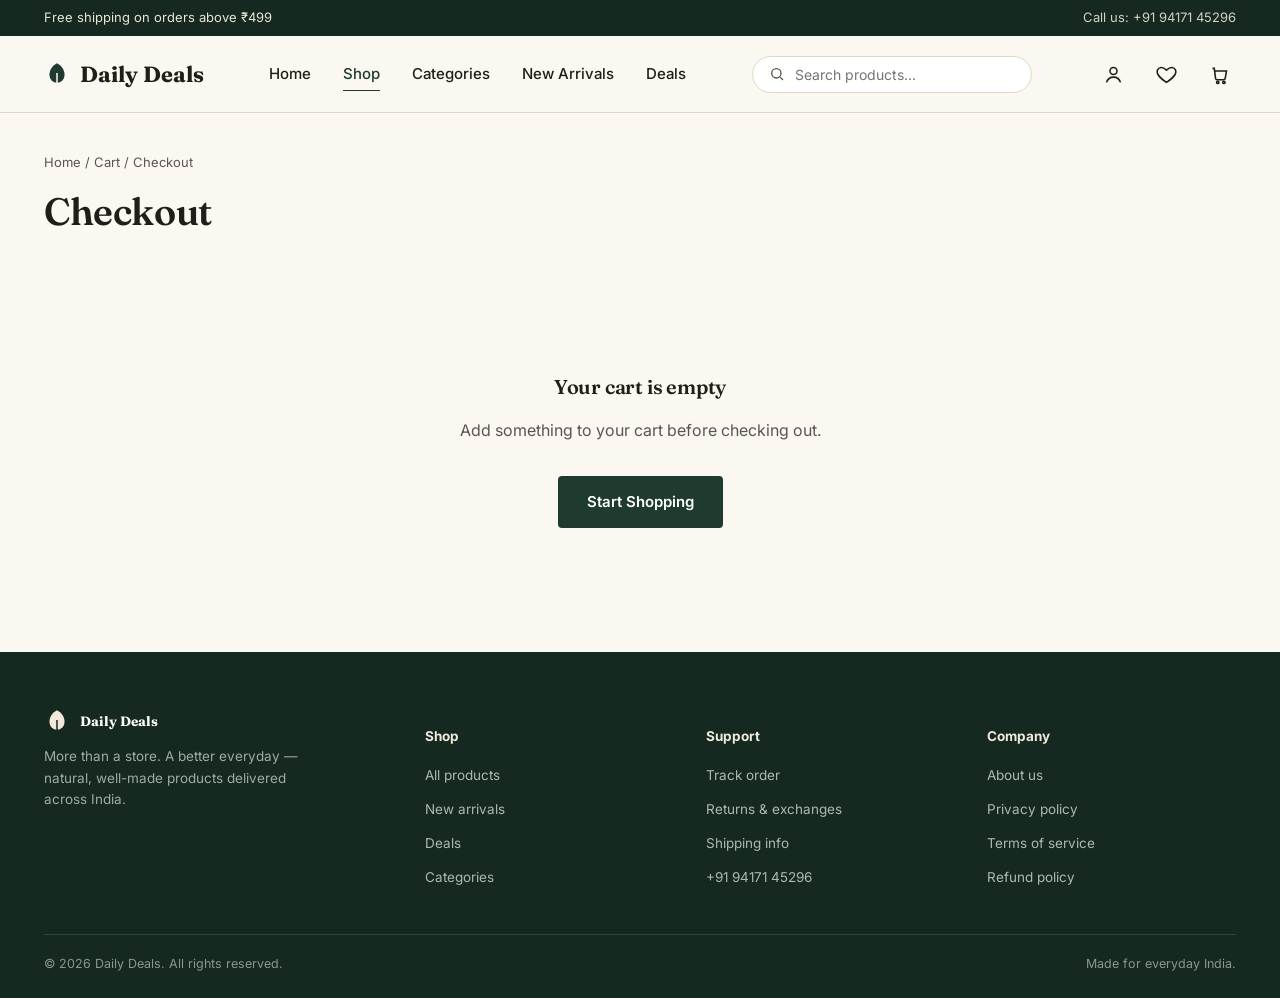
<file: checkout.html>
<!DOCTYPE html>
<html lang="en">
<head>
<meta charset="UTF-8">
<meta name="viewport" content="width=device-width, initial-scale=1.0">
<title>Checkout — Daily Deals</title>
<link rel="preconnect" href="https://fonts.googleapis.com">
<link href="https://fonts.googleapis.com/css2?family=Fraunces:opsz,wght@9..144,400;9..144,500;9..144,600;9..144,700&family=Inter:wght@400;500;600;700&display=swap" rel="stylesheet">
<link rel="stylesheet" href="assets/css/style.css">
</head>
<body>

<div id="site-header"></div>

<div class="page-head">
  <div class="container">
    <div class="breadcrumb"><a href="index.html">Home</a> / <a href="cart.html">Cart</a> / Checkout</div>
    <h1>Checkout</h1>
  </div>
</div>

<section class="section-tight">
  <div class="container">

    <div id="checkoutEmpty" class="empty-state" style="display:none;">
      <h3>Your cart is empty</h3>
      <p>Add something to your cart before checking out.</p>
      <a href="shop.html" class="btn btn-dark">Start Shopping</a>
    </div>

    <div id="checkoutFilled" style="display:none;">
      <div class="checkout-steps">
        <div class="step active"><div class="circle">1</div><span class="label">Address</span></div>
        <div class="line"></div>
        <div class="step"><div class="circle">2</div><span class="label">WhatsApp Order</span></div>
        <div class="line"></div>
        <div class="step"><div class="circle">3</div><span class="label">Confirmation</span></div>
      </div>

      <div class="checkout-layout">
        <form class="form-card" id="addressForm" novalidate>
          <h3>Shipping Address</h3>
          <div class="form-grid">
            <div class="form-field full">
              <label for="fullName">Full Name</label>
              <input type="text" id="fullName" required>
              <div class="err-msg">Please enter your full name.</div>
            </div>
            <div class="form-field">
              <label for="phone">Phone Number</label>
              <input type="tel" id="phone" required>
              <div class="err-msg">Enter a valid 10-digit phone number.</div>
            </div>
            <div class="form-field">
              <label for="email">Email</label>
              <input type="email" id="email" required>
              <div class="err-msg">Enter a valid email address.</div>
            </div>
            <div class="form-field full">
              <label for="address">House No. / Building / Street</label>
              <input type="text" id="address" required>
              <div class="err-msg">Please enter your address.</div>
            </div>
            <div class="form-field">
              <label for="city">City</label>
              <input type="text" id="city" required>
              <div class="err-msg">Please enter your city.</div>
            </div>
            <div class="form-field">
              <label for="state">State</label>
              <input type="text" id="state" required>
              <div class="err-msg">Please enter your state.</div>
            </div>
            <div class="form-field">
              <label for="pincode">Pincode</label>
              <input type="text" id="pincode" inputmode="numeric" maxlength="6" required>
              <div class="err-msg">Enter a valid 6-digit pincode.</div>
            </div>
          </div>
          <div id="checkoutErr" style="display:none; background:#F6E1E1; color:var(--danger); border-radius:var(--radius-s); padding:12px 14px; font-size:13.5px; margin-top:20px;"></div>
          <button type="submit" class="btn btn-primary btn-block" id="whatsappOrderBtn" style="margin-top:20px; background:#25D366; gap:10px;">
            <svg viewBox="0 0 24 24" width="19" height="19" fill="currentColor"><path d="M12.04 2C6.58 2 2.13 6.45 2.13 11.91c0 1.75.46 3.45 1.33 4.95L2.05 22l5.25-1.38a9.87 9.87 0 004.74 1.21h.01c5.46 0 9.9-4.45 9.9-9.91 0-2.65-1.03-5.14-2.9-7.01A9.82 9.82 0 0012.04 2zm5.8 14.16c-.24.68-1.4 1.3-1.93 1.38-.5.08-1.12.11-1.8-.11-.42-.13-.96-.31-1.65-.6-2.9-1.25-4.8-4.17-4.94-4.36-.14-.19-1.19-1.58-1.19-3.02s.75-2.14 1.02-2.44c.26-.29.57-.36.76-.36.19 0 .38.002.55.01.18.008.41-.07.64.49.24.58.81 2 .88 2.15.07.15.12.33.02.53-.1.19-.15.31-.29.48-.15.17-.31.38-.44.51-.15.15-.3.3-.13.6.17.29.76 1.25 1.63 2.02 1.12 1 2.06 1.31 2.36 1.46.29.15.46.13.63-.08.17-.2.72-.84.92-1.13.19-.29.39-.24.65-.14.27.1 1.7.8 1.99.95.29.14.48.21.55.33.07.12.07.68-.17 1.36z"/></svg>
            Order on WhatsApp
          </button>
          <p style="font-size:12px; color:var(--ink-soft); margin-top:10px; text-align:center;">This opens WhatsApp with your order details filled in — nothing is charged on this site.</p>
        </form>

        <div class="summary-box">
          <h3>Order Summary</h3>
          <div id="summaryLines" style="margin-bottom:16px;"></div>
          <div class="summary-row"><span>Subtotal</span><span id="sumSubtotal"></span></div>
          <div class="summary-row"><span>Shipping</span><span id="sumShipping"></span></div>
          <div class="summary-row" id="discountRow" style="display:none;"><span>Discount</span><span id="sumDiscount"></span></div>
          <div class="summary-row total"><span>Total</span><span id="sumTotal"></span></div>
        </div>
      </div>
    </div>

  </div>
</section>

<div id="site-footer"></div>

<script src="assets/js/data.js"></script>
<script src="assets/js/store.js"></script>
<script src="assets/js/layout.js"></script>
<script>
  renderHeader('shop');
  renderFooter();

  const { lines, subtotal, shipping, discount, total } = getCartTotals();

  if(lines.length === 0){
    document.getElementById('checkoutEmpty').style.display = '';
  } else {
    document.getElementById('checkoutFilled').style.display = '';

    document.getElementById('summaryLines').innerHTML = lines.map(l => `
      <div style="display:flex; justify-content:space-between; font-size:13px; color:var(--ink-soft); margin-bottom:8px;">
        <span>${l.product.name} × ${l.quantity}</span><span>${formatPrice(l.lineTotal)}</span>
      </div>`).join('');
    document.getElementById('sumSubtotal').textContent = formatPrice(subtotal);
    document.getElementById('sumShipping').textContent = shipping === 0 ? 'Free' : formatPrice(shipping);
    document.getElementById('sumTotal').textContent = formatPrice(total);
    if(discount > 0){
      document.getElementById('discountRow').style.display = '';
      document.getElementById('sumDiscount').textContent = '−' + formatPrice(discount);
    }
  }

  // restore any previously entered address for this session, else default
  // the phone field to the store's contact number (still fully editable)
  const savedAddress = readJSON('dailyDealsCheckoutAddress', null);
  if(savedAddress){
    ['fullName','phone','email','address','city','state','pincode'].forEach(f => {
      if(document.getElementById(f) && savedAddress[f]) document.getElementById(f).value = savedAddress[f];
    });
  } else {
    document.getElementById('phone').value = '9417145296';
  }

  const validators = {
    fullName: v => v.trim().length >= 2,
    phone: v => /^[6-9]\d{9}$/.test(v.trim()),
    email: v => /^[^\s@]+@[^\s@]+\.[^\s@]+$/.test(v.trim()),
    address: v => v.trim().length >= 5,
    city: v => v.trim().length >= 2,
    state: v => v.trim().length >= 2,
    pincode: v => /^\d{6}$/.test(v.trim()),
  };

  document.getElementById('addressForm').addEventListener('submit', (e) => {
    e.preventDefault();
    const errBox = document.getElementById('checkoutErr');
    errBox.style.display = 'none';

    // 1. field validation
    let valid = true;
    const address = {};
    Object.keys(validators).forEach(field => {
      const input = document.getElementById(field);
      const ok = validators[field](input.value);
      input.closest('.form-field').classList.toggle('invalid', !ok);
      if(!ok) valid = false;
      address[field] = input.value.trim();
    });
    if(!valid){
      showToast('Please fix the highlighted fields');
      return;
    }

    // 2. cart must not be empty
    const { lines } = getCartTotals();
    if(lines.length === 0){
      errBox.textContent = 'Your cart is empty. Please add a product before placing an order.';
      errBox.style.display = '';
      return;
    }

    // 3. re-check stock against the live product store — someone else could
    // have bought the last unit since this page loaded
    for(const line of lines){
      const fresh = getProductById(line.product.id);
      if(!fresh || fresh.stock < line.quantity){
        errBox.textContent = `Only ${fresh ? fresh.stock : 0} unit${(fresh && fresh.stock === 1) ? '' : 's'} of "${line.product.name}" available. Please update the quantity in your cart.`;
        errBox.style.display = '';
        return;
      }
    }

    writeJSON('dailyDealsCheckoutAddress', address);

    // 4-8: create the order — this generates a unique ID, saves it, sets
    // status "Order Placed", and decrements stock, all inside createOrder()
    const order = createOrder(address, 'WhatsApp Order', 'Order Placed');
    if(!order){
      errBox.textContent = 'Something went wrong creating your order. Please try again.';
      errBox.style.display = '';
      return;
    }

    // 9. open WhatsApp with the prepared message
    window.open(whatsappOrderUrl(order), '_blank');

    // 10. show the order confirmation page
    window.location.href = 'confirmation.html?order=' + encodeURIComponent(order.orderNumber);
  });
</script>
</body>
</html>
</file>
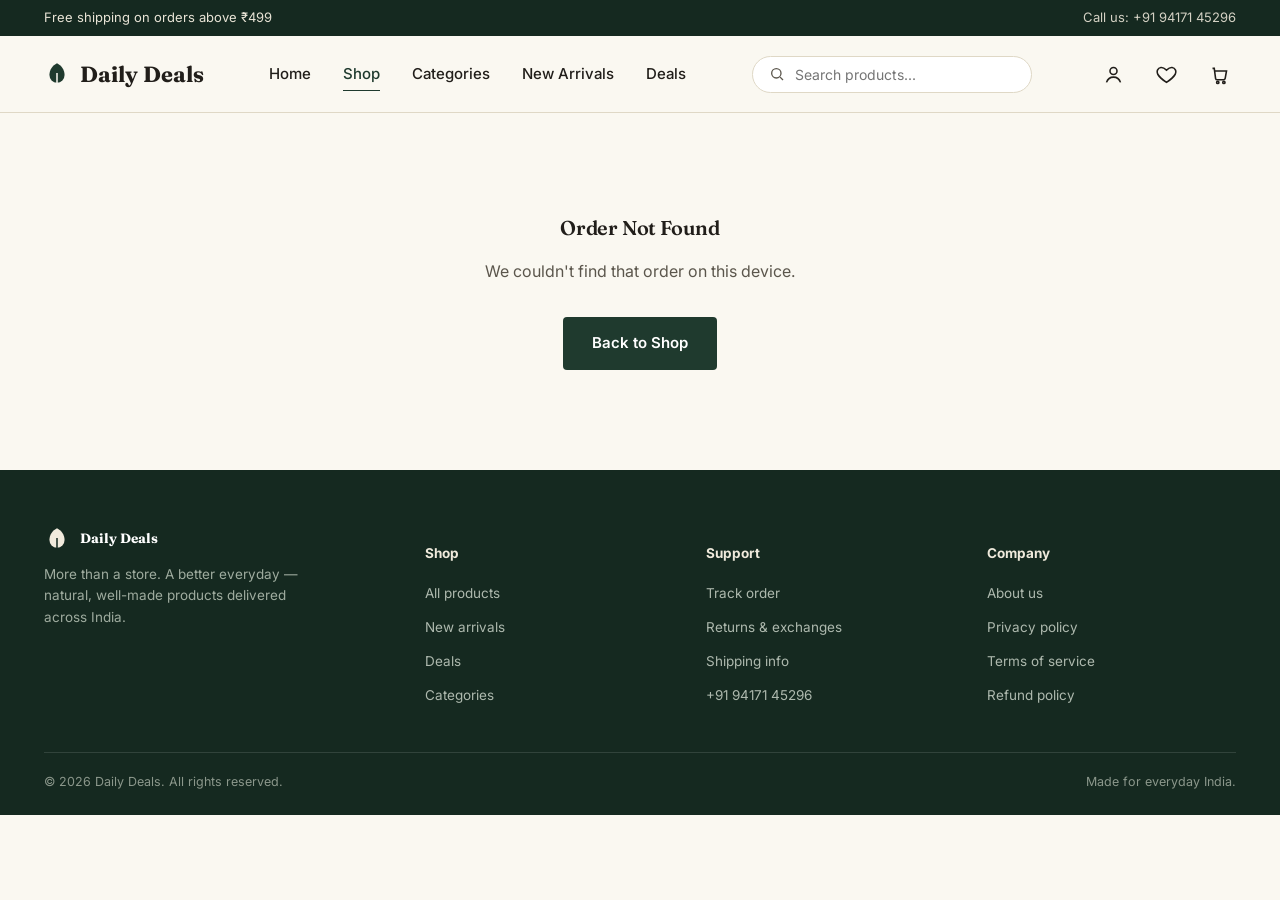
<file: confirmation.html>
<!DOCTYPE html>
<html lang="en">
<head>
<meta charset="UTF-8">
<meta name="viewport" content="width=device-width, initial-scale=1.0">
<title>Order Confirmed — Daily Deals</title>
<link rel="preconnect" href="https://fonts.googleapis.com">
<link href="https://fonts.googleapis.com/css2?family=Fraunces:opsz,wght@9..144,400;9..144,500;9..144,600;9..144,700&family=Inter:wght@400;500;600;700&display=swap" rel="stylesheet">
<link rel="stylesheet" href="assets/css/style.css">
</head>
<body>

<div id="site-header"></div>

<div id="notFound" class="empty-state" style="display:none; padding:100px 24px;">
  <h3>Order Not Found</h3>
  <p>We couldn't find that order on this device.</p>
  <a href="shop.html" class="btn btn-dark">Back to Shop</a>
</div>

<div id="confirmWrap" class="confirm-wrap" style="display:none;">
  <div class="confirm-icon">
    <svg viewBox="0 0 24 24" fill="none" stroke="currentColor" stroke-width="2.4"><path d="M20 6L9 17l-5-5"/></svg>
  </div>
  <h1>Order Confirmed!</h1>
  <p style="color:var(--ink-soft); margin-top:10px;">Thank you for your order. A confirmation has been saved to your account.</p>

  <div class="confirm-order-box">
    <div class="row"><span>Order ID</span><strong id="cOrderId"></strong></div>
    <div class="row"><span>Items</span><span id="cItemCount"></span></div>
    <div class="row"><span>Total paid</span><strong id="cTotal"></strong></div>
    <div class="row"><span>Payment method</span><span id="cPayment"></span></div>
    <div class="row"><span>Estimated delivery</span><span id="cDelivery"></span></div>
  </div>

  <div style="display:flex; gap:12px; justify-content:center; flex-wrap:wrap;">
    <a href="#" class="btn btn-primary" id="trackBtn">Track Order</a>
    <a href="shop.html" class="btn btn-outline">Continue Shopping</a>
  </div>
</div>

<div id="site-footer"></div>

<script src="assets/js/data.js"></script>
<script src="assets/js/store.js"></script>
<script src="assets/js/layout.js"></script>
<script>
  renderHeader('shop');
  renderFooter();

  const params = new URLSearchParams(window.location.search);
  const orderNumber = params.get('order');
  const order = orderNumber ? getOrderByNumber(orderNumber) : null;

  if(!order){
    document.getElementById('notFound').style.display = '';
  } else {
    document.getElementById('confirmWrap').style.display = '';
    document.getElementById('cOrderId').textContent = order.orderNumber;
    const itemCount = order.items.reduce((s,i)=>s+i.quantity, 0);
    document.getElementById('cItemCount').textContent = itemCount + (itemCount===1?' item':' items');
    document.getElementById('cTotal').textContent = formatPrice(order.total);
    document.getElementById('cPayment').textContent = order.paymentMethod === 'COD' ? 'Cash on Delivery' : order.paymentMethod;

    const placed = new Date(order.placedAt);
    const est = new Date(placed.getTime() + 4*24*60*60*1000);
    const fmt = (d) => d.toLocaleDateString('en-IN', { day:'numeric', month:'short' });
    document.getElementById('cDelivery').textContent = fmt(placed) + ' – ' + fmt(est);

    document.getElementById('trackBtn').href = 'tracking.html?order=' + encodeURIComponent(order.orderNumber);
  }
</script>
</body>
</html>
</file>
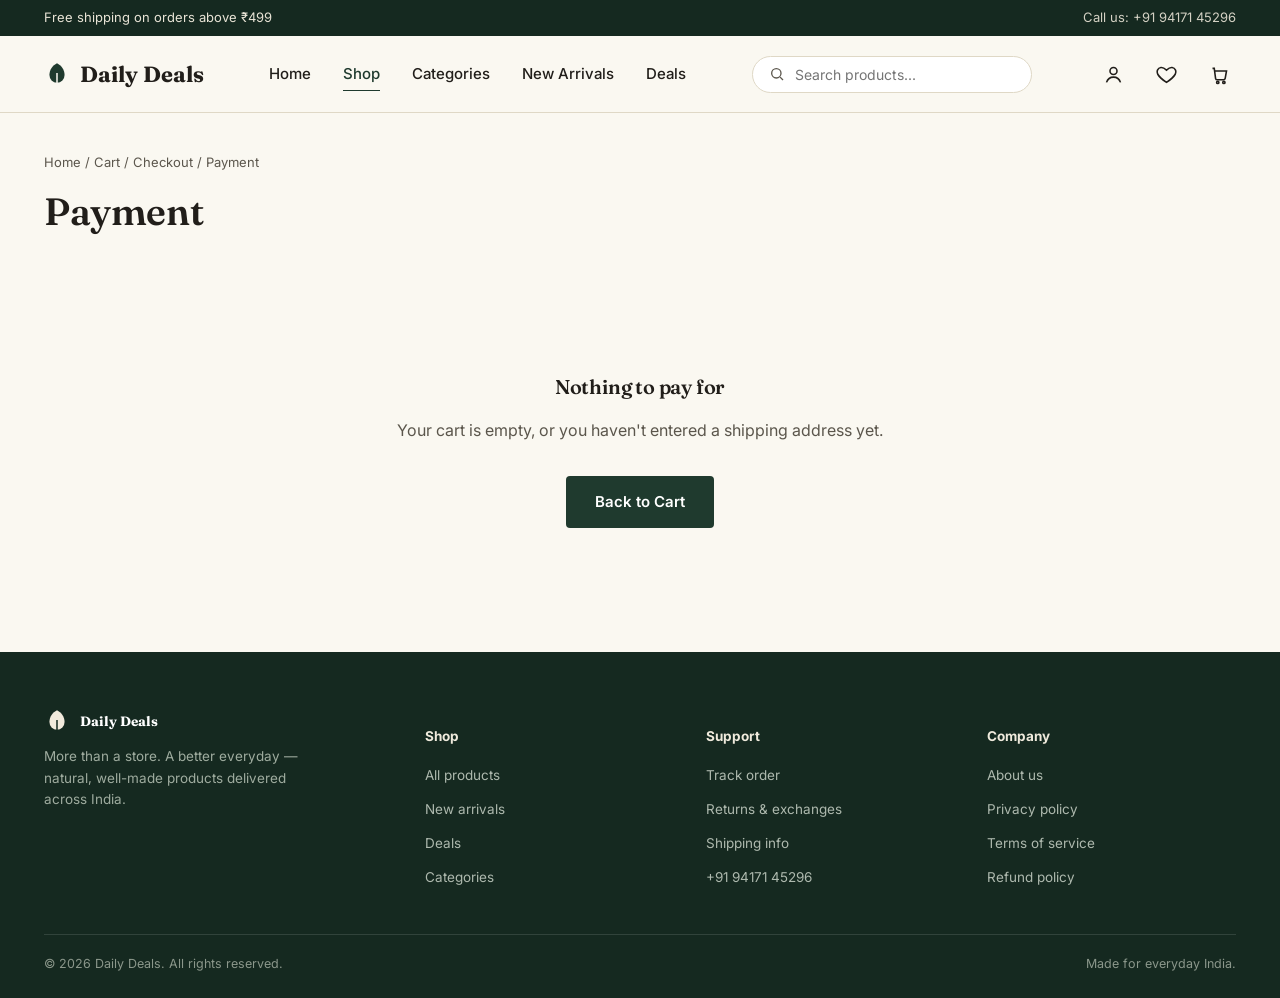
<file: payment.html>
<!DOCTYPE html>
<html lang="en">
<head>
<meta charset="UTF-8">
<meta name="viewport" content="width=device-width, initial-scale=1.0">
<title>Payment — Daily Deals</title>
<link rel="preconnect" href="https://fonts.googleapis.com">
<link href="https://fonts.googleapis.com/css2?family=Fraunces:opsz,wght@9..144,400;9..144,500;9..144,600;9..144,700&family=Inter:wght@400;500;600;700&display=swap" rel="stylesheet">
<link rel="stylesheet" href="assets/css/style.css">
</head>
<body>

<div id="site-header"></div>

<div class="page-head">
  <div class="container">
    <div class="breadcrumb"><a href="index.html">Home</a> / <a href="cart.html">Cart</a> / <a href="checkout.html">Checkout</a> / Payment</div>
    <h1>Payment</h1>
  </div>
</div>

<section class="section-tight">
  <div class="container">

    <div id="paymentEmpty" class="empty-state" style="display:none;">
      <h3>Nothing to pay for</h3>
      <p>Your cart is empty, or you haven't entered a shipping address yet.</p>
      <a href="cart.html" class="btn btn-dark">Back to Cart</a>
    </div>

    <div id="paymentFilled" style="display:none;">
      <div class="checkout-steps">
        <div class="step done"><div class="circle">✓</div><span class="label">Address</span></div>
        <div class="line"></div>
        <div class="step active"><div class="circle">2</div><span class="label">Payment</span></div>
        <div class="line"></div>
        <div class="step"><div class="circle">3</div><span class="label">Confirmation</span></div>
      </div>

      <div class="checkout-layout">
        <div class="form-card">
          <h3>Choose payment method</h3>

          <label class="payment-option selected" data-method="Online">
            <input type="radio" name="paymentMethod" value="Online" checked>
            <div>
              <div class="p-name">UPI / Cards / Net Banking</div>
              <div class="p-desc">Pay securely via Razorpay. Supports UPI, all major cards and net banking.</div>
            </div>
          </label>

          <label class="payment-option" data-method="COD">
            <input type="radio" name="paymentMethod" value="COD">
            <div>
              <div class="p-name">Cash on Delivery</div>
              <div class="p-desc">Pay in cash when your order arrives.</div>
            </div>
          </label>

          <label class="payment-option" data-method="PayPal">
            <input type="radio" name="paymentMethod" value="PayPal">
            <div>
              <div class="p-name">PayPal</div>
              <div class="p-desc">Pay using your PayPal balance or linked card.</div>
            </div>
          </label>

          <div style="margin-top:22px; padding:14px 16px; background:var(--paper-alt); border-radius:var(--radius-s); font-size:12.5px; color:var(--ink-soft);">
            This is a frontend demo — no real payment gateway is connected yet. Clicking pay below simulates a successful payment so you can see the full order flow. No card or bank details are collected or should be entered here.
          </div>

          <button class="btn btn-primary btn-block" id="payBtn" style="margin-top:20px;">
            <span id="payBtnLabel">Pay</span>
          </button>
        </div>

        <div class="summary-box">
          <h3>Order Summary</h3>
          <div id="summaryLines" style="margin-bottom:16px;"></div>
          <div class="summary-row"><span>Subtotal</span><span id="sumSubtotal"></span></div>
          <div class="summary-row"><span>Shipping</span><span id="sumShipping"></span></div>
          <div class="summary-row" id="discountRow" style="display:none;"><span>Discount</span><span id="sumDiscount"></span></div>
          <div class="summary-row total"><span>Total</span><span id="sumTotal"></span></div>
          <div style="margin-top:16px; font-size:12.5px; color:var(--ink-soft);">
            Shipping to: <span id="shipToName"></span>, <span id="shipToCity"></span>
          </div>
        </div>
      </div>
    </div>

  </div>
</section>

<div id="site-footer"></div>

<script src="assets/js/data.js"></script>
<script src="assets/js/store.js"></script>
<script src="assets/js/layout.js"></script>
<script>
  renderHeader('shop');
  renderFooter();

  const address = readJSON('dailyDealsCheckoutAddress', null);
  const { lines, subtotal, shipping, discount, total } = getCartTotals();

  if(lines.length === 0 || !address){
    document.getElementById('paymentEmpty').style.display = '';
  } else {
    document.getElementById('paymentFilled').style.display = '';

    document.getElementById('summaryLines').innerHTML = lines.map(l => `
      <div style="display:flex; justify-content:space-between; font-size:13px; color:var(--ink-soft); margin-bottom:8px;">
        <span>${l.product.name} × ${l.quantity}</span><span>${formatPrice(l.lineTotal)}</span>
      </div>`).join('');
    document.getElementById('sumSubtotal').textContent = formatPrice(subtotal);
    document.getElementById('sumShipping').textContent = shipping === 0 ? 'Free' : formatPrice(shipping);
    document.getElementById('sumTotal').textContent = formatPrice(total);
    if(discount > 0){
      document.getElementById('discountRow').style.display = '';
      document.getElementById('sumDiscount').textContent = '−' + formatPrice(discount);
    }
    document.getElementById('shipToName').textContent = address.fullName;
    document.getElementById('shipToCity').textContent = address.city;
    document.getElementById('payBtnLabel').textContent = 'Pay ' + formatPrice(total);
  }

  let selectedMethod = 'Online';
  document.querySelectorAll('.payment-option').forEach(opt => {
    opt.addEventListener('click', () => {
      document.querySelectorAll('.payment-option').forEach(o => o.classList.remove('selected'));
      opt.classList.add('selected');
      opt.querySelector('input').checked = true;
      selectedMethod = opt.dataset.method;
      document.getElementById('payBtnLabel').textContent =
        selectedMethod === 'COD' ? 'Place Order (Cash on Delivery)' : 'Pay ' + formatPrice(total);
    });
  });

  document.getElementById('payBtn').addEventListener('click', () => {
    const btn = document.getElementById('payBtn');
    btn.disabled = true;
    document.getElementById('payBtnLabel').textContent = 'Processing...';

    // Simulated payment — see the notice above. A real integration would
    // create a Razorpay order server-side and verify the signature before
    // this point; nothing here should be mistaken for that.
    setTimeout(() => {
      const paymentMethodLabel = selectedMethod === 'COD' ? 'COD' : selectedMethod;
      const order = createOrder(address, paymentMethodLabel);
      if(!order){
        showToast('Something went wrong creating your order');
        btn.disabled = false;
        return;
      }
      localStorage.removeItem('dailyDealsCheckoutAddress');
      window.location.href = 'confirmation.html?order=' + encodeURIComponent(order.orderNumber);
    }, 900);
  });
</script>
</body>
</html>
</file>
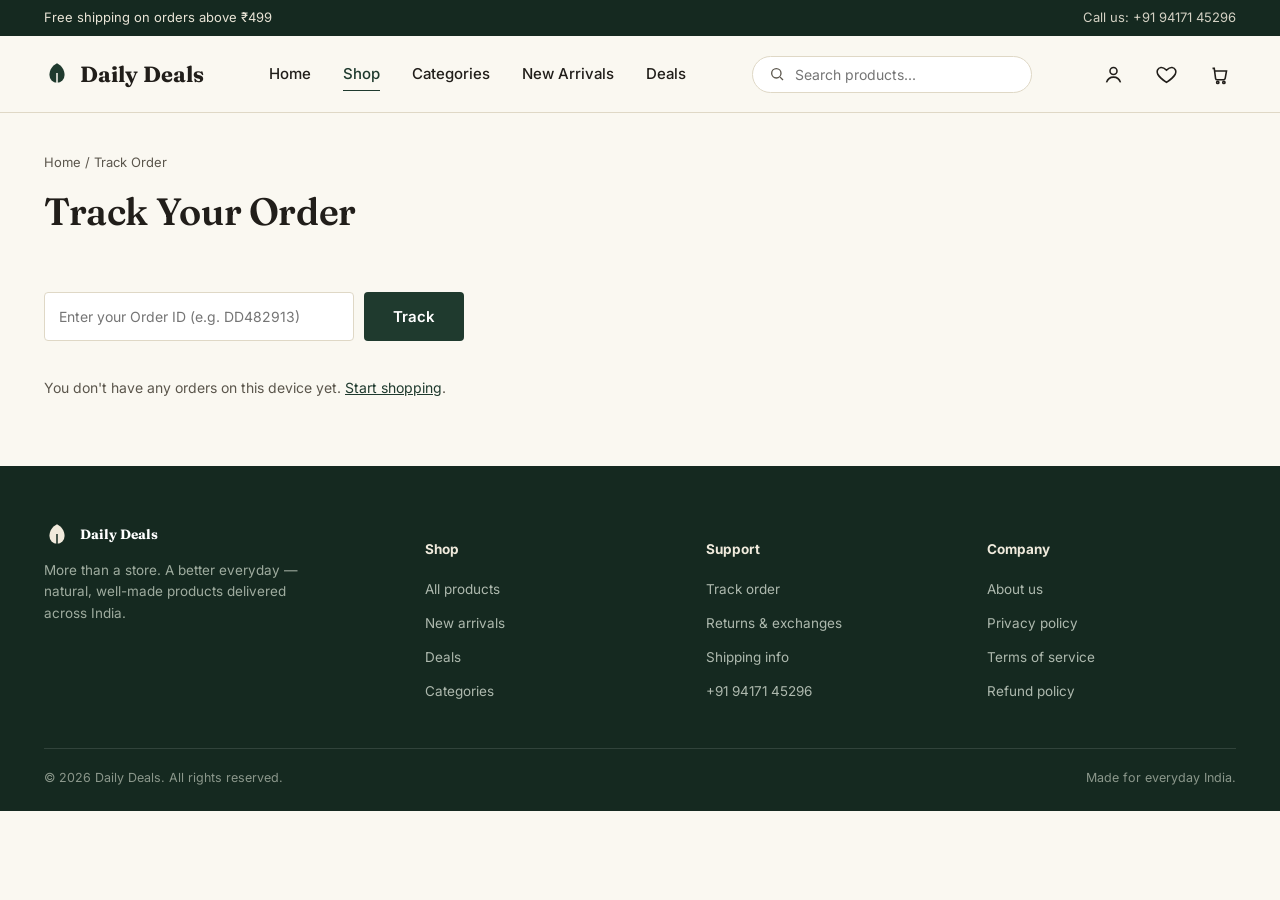
<file: tracking.html>
<!DOCTYPE html>
<html lang="en">
<head>
<meta charset="UTF-8">
<meta name="viewport" content="width=device-width, initial-scale=1.0">
<title>Track Order — Daily Deals</title>
<link rel="preconnect" href="https://fonts.googleapis.com">
<link href="https://fonts.googleapis.com/css2?family=Fraunces:opsz,wght@9..144,400;9..144,500;9..144,600;9..144,700&family=Inter:wght@400;500;600;700&display=swap" rel="stylesheet">
<link rel="stylesheet" href="assets/css/style.css">
</head>
<body>

<div id="site-header"></div>

<div class="page-head">
  <div class="container">
    <div class="breadcrumb"><a href="index.html">Home</a> / Track Order</div>
    <h1>Track Your Order</h1>
  </div>
</div>

<section class="section-tight">
  <div class="container">

    <div class="track-lookup">
      <input type="text" id="orderIdInput" placeholder="Enter your Order ID (e.g. DD482913)">
      <button class="btn btn-dark" id="trackLookupBtn">Track</button>
    </div>

    <div id="noOrdersMsg" style="display:none; color:var(--ink-soft); font-size:14px; margin-bottom:24px;">
      You don't have any orders on this device yet. <a href="shop.html" style="color:var(--pine); text-decoration:underline;">Start shopping</a>.
    </div>

    <div id="orderPicker" style="margin-bottom:32px; display:none;">
      <label style="font-size:13px; font-weight:600; display:block; margin-bottom:8px;">Or choose from your recent orders</label>
      <select class="sort-select" id="orderSelect" style="max-width:340px;"></select>
    </div>

    <div id="trackResult" style="display:none;">
      <div style="display:flex; justify-content:space-between; align-items:flex-start; flex-wrap:wrap; gap:16px; margin-bottom:28px;">
        <div>
          <div style="font-size:12.5px; color:var(--ink-soft);">Order</div>
          <div style="font-weight:700; font-size:18px;" id="rOrderId"></div>
          <div style="font-size:12.5px; color:var(--ink-soft); margin-top:4px;" id="rOrderDate"></div>
        </div>
        <div>
          <span class="order-status-pill" id="rStatusPill"></span>
        </div>
      </div>

      <div class="timeline" id="timeline"></div>

      <div class="admin-card" style="margin-top:36px; max-width:520px;">
        <h3>Items in this order</h3>
        <div id="rItems"></div>
      </div>
    </div>

    <div id="notFoundMsg" class="empty-state" style="display:none;">
      <h3>Order not found</h3>
      <p>Double check the Order ID and try again.</p>
    </div>

  </div>
</section>

<div id="site-footer"></div>

<script src="assets/js/data.js"></script>
<script src="assets/js/store.js"></script>
<script src="assets/js/layout.js"></script>
<script>
  renderHeader('shop');
  renderFooter();

  const STAGES = ['Confirmed','Processing','Packed','Shipped','Out for Delivery','Delivered'];

  const orders = getOrders();
  if(orders.length === 0){
    document.getElementById('noOrdersMsg').style.display = '';
  } else {
    document.getElementById('orderPicker').style.display = '';
    document.getElementById('orderSelect').innerHTML =
      '<option value="">Select an order...</option>' +
      orders.map(o => `<option value="${o.orderNumber}">${o.orderNumber} — ${formatPrice(o.total)}</option>`).join('');
  }

  function showOrder(orderNumber){
    const order = getOrderByNumber(orderNumber);
    document.getElementById('trackResult').style.display = 'none';
    document.getElementById('notFoundMsg').style.display = 'none';
    if(!order){
      if(orderNumber) document.getElementById('notFoundMsg').style.display = '';
      return;
    }
    document.getElementById('trackResult').style.display = '';
    document.getElementById('rOrderId').textContent = order.orderNumber;
    document.getElementById('rOrderDate').textContent = 'Placed on ' + new Date(order.placedAt).toLocaleDateString('en-IN', { day:'numeric', month:'short', year:'numeric' });

    const pill = document.getElementById('rStatusPill');
    pill.textContent = order.status;
    pill.className = 'order-status-pill' + (order.status === 'Cancelled' ? ' cancelled' : order.status === 'Confirmed' ? ' pending' : '');

    const currentIdx = STAGES.indexOf(order.status);
    document.getElementById('timeline').innerHTML = STAGES.map((stage, i) => {
      const done = i < currentIdx;
      const current = i === currentIdx;
      const icon = done
        ? '<svg viewBox="0 0 24 24" fill="none" stroke="currentColor" stroke-width="2.4"><path d="M20 6L9 17l-5-5"/></svg>'
        : '';
      return `
      <div class="t-step ${done?'done':''} ${current?'current':''}">
        <div class="t-dot">${icon}</div>
        <div class="t-line"></div>
        <div>
          <div class="t-label">${stage}</div>
          ${current ? `<div class="t-time">Current status</div>` : ''}
        </div>
      </div>`;
    }).join('');

    document.getElementById('rItems').innerHTML = order.items.map(item => `
      <div style="display:flex; align-items:center; gap:12px; padding:10px 0; border-bottom:1px solid var(--line);">
        <img src="${item.image}" alt="${item.name}" style="width:44px; height:44px; object-fit:cover; border-radius:4px;">
        <div style="flex:1;">
          <div style="font-size:13.5px; font-weight:600;">${item.name}</div>
          <div style="font-size:12px; color:var(--ink-soft);">Qty ${item.quantity} × ${formatPrice(item.price)}</div>
        </div>
      </div>`).join('');
  }

  document.getElementById('trackLookupBtn').addEventListener('click', () => {
    showOrder(document.getElementById('orderIdInput').value.trim());
  });
  document.getElementById('orderIdInput').addEventListener('keydown', (e) => {
    if(e.key === 'Enter') showOrder(document.getElementById('orderIdInput').value.trim());
  });
  const orderSelectEl = document.getElementById('orderSelect');
  if(orderSelectEl){
    orderSelectEl.addEventListener('change', (e) => {
      document.getElementById('orderIdInput').value = e.target.value;
      showOrder(e.target.value);
    });
  }

  // if arriving from confirmation.html with ?order=, show it immediately
  const params = new URLSearchParams(window.location.search);
  const preselect = params.get('order');
  if(preselect){
    document.getElementById('orderIdInput').value = preselect;
    if(orderSelectEl) orderSelectEl.value = preselect;
    showOrder(preselect);
  }
</script>
</body>
</html>
</file>
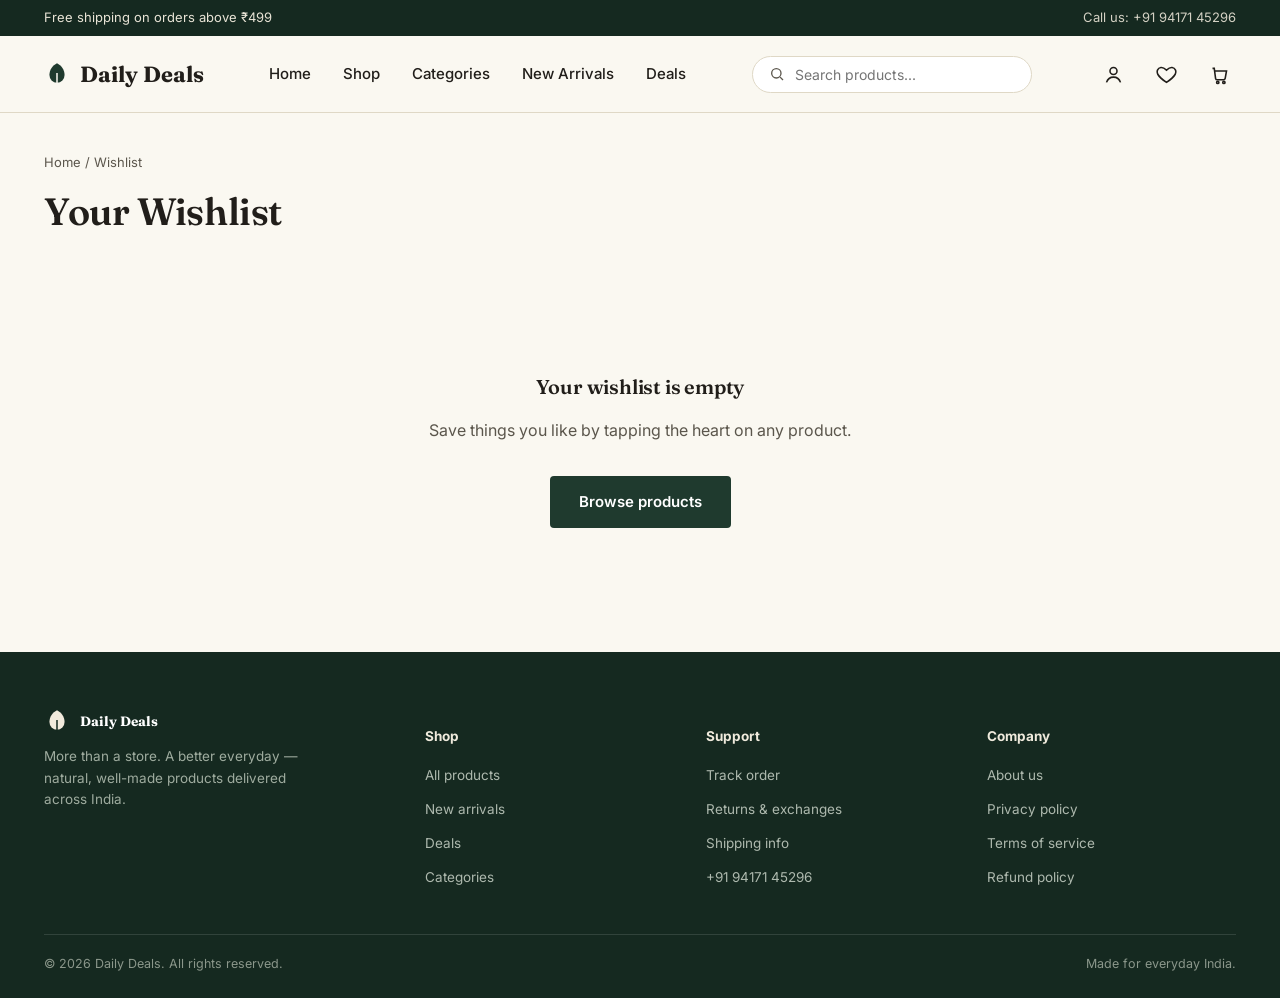
<file: wishlist.html>
<!DOCTYPE html>
<html lang="en">
<head>
<meta charset="UTF-8">
<meta name="viewport" content="width=device-width, initial-scale=1.0">
<title>Wishlist — Daily Deals</title>
<link rel="preconnect" href="https://fonts.googleapis.com">
<link href="https://fonts.googleapis.com/css2?family=Fraunces:opsz,wght@9..144,400;9..144,500;9..144,600;9..144,700&family=Inter:wght@400;500;600;700&display=swap" rel="stylesheet">
<link rel="stylesheet" href="assets/css/style.css">
</head>
<body>

<div id="site-header"></div>

<div class="page-head">
  <div class="container">
    <div class="breadcrumb"><a href="index.html">Home</a> / Wishlist</div>
    <h1>Your Wishlist</h1>
  </div>
</div>

<section class="section-tight">
  <div class="container">
    <div class="prod-grid" id="wishGrid"></div>
    <div class="empty-state" id="wishEmpty" style="display:none;">
      <h3>Your wishlist is empty</h3>
      <p>Save things you like by tapping the heart on any product.</p>
      <a href="shop.html" class="btn btn-dark">Browse products</a>
    </div>
  </div>
</section>

<div id="site-footer"></div>

<script src="assets/js/data.js"></script>
<script src="assets/js/store.js"></script>
<script src="assets/js/layout.js"></script>
<script>
  renderHeader('wishlist');
  renderFooter();

  function render(){
    const items = getWishlist().map(id => getProductById(id)).filter(Boolean);
    if(items.length === 0){
      document.getElementById('wishGrid').style.display = 'none';
      document.getElementById('wishEmpty').style.display = '';
      return;
    }
    document.getElementById('wishGrid').style.display = '';
    document.getElementById('wishEmpty').style.display = 'none';

    document.getElementById('wishGrid').innerHTML = items.map(p => {
      const isSale = !!p.was;
      const priceRow = isSale
        ? `<span class="price-now">${formatPrice(p.price)}</span><span class="price-was">${formatPrice(p.was)}</span>`
        : `<span class="price-now">${formatPrice(p.price)}</span>`;
      return `
      <div class="product-card" data-id="${p.id}">
        <a class="product-media" href="product.html?id=${p.id}">
          <button class="wish-btn active" data-remove="${p.id}" aria-label="Remove from wishlist">
            <svg viewBox="0 0 24 24" fill="none" stroke="currentColor" stroke-width="1.8"><path d="M12 21s-7.5-4.9-10-9.3C.4 8.1 2 4.5 5.6 4c2.1-.3 4 .8 6.4 3 2.4-2.2 4.3-3.3 6.4-3 3.6.5 5.2 4.1 3.6 7.7-2.5 4.4-10 9.3-10 9.3z"/></svg>
          </button>
          <img src="${p.images[0]}" alt="${p.name}" loading="lazy">
        </a>
        <div class="product-body">
          <div class="product-brand">${p.brand}</div>
          <a class="product-name" href="product.html?id=${p.id}">${p.name}</a>
          <div class="product-rating"><span class="stars">${starString(p.rating)}</span> (${p.reviews})</div>
          <div class="product-price">${priceRow}</div>
          <button class="add-btn" data-add="${p.id}">${p.stock<1?'Out of stock':'Add to cart'}</button>
        </div>
      </div>`;
    }).join('');
  }

  document.getElementById('wishGrid').addEventListener('click', (e) => {
    const removeBtn = e.target.closest('[data-remove]');
    const addBtn = e.target.closest('[data-add]');
    if(removeBtn){
      e.preventDefault();
      const id = Number(removeBtn.dataset.remove);
      toggleWishlist(id);
      showToast('Removed from wishlist');
      render();
    } else if(addBtn){
      const id = Number(addBtn.dataset.add);
      const product = getProductById(id);
      if(!product || product.stock < 1) return;
      addToCart(id, 1);
      showToast(product.name + ' added to cart');
    }
  });

  render();
</script>
</body>
</html>
</file>
<file: assets/css/style.css>
:root{
  --paper:#FAF8F1;
  --paper-alt:#F1ECDF;
  --pine:#1F3A2E;
  --pine-deep:#152920;
  --ink:#211E1A;
  --ink-soft:#5B564C;
  --line:#DFD8C6;
  --gold:#B07F2E;
  --white:#FFFFFF;
  --danger:#B23A3A;
  --radius-s:4px;
  --radius-m:8px;
  --shadow-card: 0 1px 2px rgba(33,30,26,0.06), 0 4px 14px rgba(33,30,26,0.05);
  --dur-fast: 160ms;
  --dur-med: 320ms;
}
*{box-sizing:border-box;}
html{scroll-behavior:smooth;}
body{
  margin:0;
  background:var(--paper);
  color:var(--ink);
  font-family:'Inter',system-ui,sans-serif;
  font-size:16px;
  line-height:1.5;
  -webkit-font-smoothing:antialiased;
}
h1,h2,h3,.serif{
  font-family:'Fraunces',Georgia,serif;
  font-weight:600;
  letter-spacing:-0.01em;
  margin:0;
  color:var(--ink);
}
a{color:inherit;text-decoration:none;}
img{max-width:100%;display:block;}
button{font-family:inherit;cursor:pointer;}
ul{margin:0;padding:0;list-style:none;}
.container{max-width:1240px;margin:0 auto;padding:0 24px;}
@media (prefers-reduced-motion: reduce){
  *{animation:none !important; transition:none !important; scroll-behavior:auto !important;}
}

/* ---------- Top utility bar ---------- */
.utility-bar{ background:var(--pine-deep); color:#E9E4D6; font-size:13px; }
.utility-bar .container{ display:flex;justify-content:space-between;align-items:center; height:36px; }
.utility-bar a{opacity:0.9;}
.utility-bar a:hover{opacity:1;text-decoration:underline;}

/* ---------- Nav ---------- */
header.nav{
  position:sticky; top:0; z-index:50;
  background:var(--paper);
  border-bottom:1px solid var(--line);
  transition:box-shadow var(--dur-fast) ease;
}
header.nav.scrolled{ box-shadow:0 2px 18px rgba(33,30,26,0.08); }
.nav-row{ display:flex;align-items:center;justify-content:space-between; height:76px; gap:32px; }
.logo{ display:flex;align-items:center;gap:10px; font-family:'Fraunces',serif; font-weight:700; font-size:22px; flex-shrink:0; }
.logo svg{width:26px;height:26px;flex-shrink:0;}
.nav-links{ display:flex; gap:32px; align-items:center; font-size:15px; font-weight:500; }
.nav-links a{ position:relative; padding:6px 0; color:var(--ink); }
.nav-links a.active{color:var(--pine);}
.nav-links a::after{ content:''; position:absolute; left:0; bottom:0; height:1.5px; width:0; background:var(--pine); transition:width var(--dur-fast) ease; }
.nav-links a:hover::after, .nav-links a.active::after{width:100%;}
.nav-actions{display:flex;align-items:center;gap:20px;flex-shrink:0;}
.icon-btn{ background:none;border:none;color:var(--ink);padding:6px; display:flex;align-items:center;justify-content:center;position:relative; }
.icon-btn svg{width:21px;height:21px;}
.icon-btn:hover{color:var(--pine);}
.badge-count{
  position:absolute; top:-2px; right:-4px;
  background:var(--gold); color:#fff; font-size:10px; font-weight:700;
  width:16px;height:16px;border-radius:50%;
  display:flex;align-items:center;justify-content:center;
  transform:scale(1);
  transition:transform 220ms cubic-bezier(.34,1.56,.64,1);
}
.badge-count.bump{transform:scale(1.35);}
.badge-count.hidden{display:none;}
.search-box{ display:flex;align-items:center;gap:8px; border:1px solid var(--line); border-radius:999px; padding:8px 16px; background:var(--white); max-width:280px; flex:1; }
.search-box input{ border:none;outline:none;background:none;font-size:14px;width:100%; font-family:inherit; color:var(--ink); }
.search-box svg{width:16px;height:16px;color:var(--ink-soft);flex-shrink:0;}
.mobile-toggle{display:none;background:none;border:none;padding:6px;}
.mobile-toggle svg{width:24px;height:24px;}
.mobile-panel{ display:none; border-top:1px solid var(--line); background:var(--paper); padding:20px 24px 28px; }
.mobile-panel.open{display:block;}
.mobile-panel a{display:block;padding:12px 0;font-size:16px;border-bottom:1px solid var(--line);}
.mobile-panel form.search-box{display:flex;max-width:none;margin-bottom:12px;}
@media (max-width:920px){
  .nav-links, .search-box{display:none;}
  .mobile-toggle{display:flex;}
}

/* ---------- Buttons ---------- */
.btn{ display:inline-flex; align-items:center; justify-content:center; gap:8px;
  padding:14px 28px; border-radius:var(--radius-s); font-weight:600; font-size:15px; border:1px solid transparent;
  transition:transform var(--dur-fast) ease, background var(--dur-fast) ease, box-shadow var(--dur-fast) ease;
}
.btn-primary{background:var(--gold); color:#fff;}
.btn-primary:hover{background:#9A6E27; transform:translateY(-1px);}
.btn-primary:disabled{background:#CBB98F; cursor:not-allowed; transform:none;}
.btn-ghost{background:transparent; color:#fff; border-color:rgba(255,255,255,0.55);}
.btn-ghost:hover{background:rgba(255,255,255,0.12);}
.btn-dark{background:var(--pine); color:#fff;}
.btn-dark:hover{background:var(--pine-deep);}
.btn-outline{background:transparent; color:var(--ink); border-color:var(--line);}
.btn-outline:hover{border-color:var(--ink);}
.btn-block{width:100%;}
.btn-sm{padding:9px 16px; font-size:13.5px;}

/* ---------- Page header / breadcrumb ---------- */
.page-head{padding:40px 0 8px;}
.breadcrumb{font-size:13px; color:var(--ink-soft); margin-bottom:10px;}
.breadcrumb a:hover{color:var(--pine); text-decoration:underline;}
.page-head h1{font-size:clamp(28px,3.4vw,38px);}
.page-head .sub{color:var(--ink-soft); margin-top:8px; font-size:15px;}

/* ---------- Section shell ---------- */
section{padding:72px 0;}
.section-head{ display:flex; justify-content:space-between; align-items:flex-end; margin-bottom:36px; gap:20px; flex-wrap:wrap; }
.section-head h2{font-size:clamp(26px,3vw,34px);}
.section-head p.sub{color:var(--ink-soft); margin-top:8px; font-size:15px;}
.view-all{font-size:14px; font-weight:600; color:var(--pine); border-bottom:1px solid var(--pine); padding-bottom:2px; white-space:nowrap;}
.view-all:hover{color:var(--gold); border-color:var(--gold);}

/* ---------- Categories ---------- */
.cat-grid{ display:grid; grid-template-columns:repeat(6,1fr); gap:18px; }
.cat-tile{ position:relative; aspect-ratio:1/1.05; border-radius:var(--radius-m); overflow:hidden; display:flex; align-items:flex-end; padding:16px; }
.cat-tile img{position:absolute; inset:0; width:100%; height:100%; object-fit:cover; transition:transform var(--dur-med) ease;}
.cat-tile:hover img{transform:scale(1.06);}
.cat-tile::after{content:''; position:absolute; inset:0; background:linear-gradient(180deg, transparent 40%, rgba(21,41,32,0.75) 100%);}
.cat-tile span{position:relative; z-index:2; color:#fff; font-weight:600; font-size:14.5px;}
@media (max-width:920px){ .cat-grid{grid-template-columns:repeat(3,1fr);} }
@media (max-width:560px){ .cat-grid{grid-template-columns:repeat(2,1fr); gap:12px;} }

/* ---------- Product card / grid ---------- */
.prod-grid{display:grid; grid-template-columns:repeat(4,1fr); gap:22px;}
@media (max-width:980px){ .prod-grid{grid-template-columns:repeat(2,1fr);} }
@media (max-width:560px){ .prod-grid{grid-template-columns:repeat(2,1fr); gap:12px;} }

.product-card{ background:var(--white); border:1px solid var(--line); border-radius:var(--radius-m); overflow:hidden; display:flex; flex-direction:column; transition:box-shadow var(--dur-fast) ease, border-color var(--dur-fast) ease; }
.product-card:hover{box-shadow:var(--shadow-card); border-color:#CFC7AF;}
.product-media{position:relative; aspect-ratio:1/1; overflow:hidden; background:var(--paper-alt); display:block;}
.product-media img{width:100%;height:100%;object-fit:cover; transition:transform var(--dur-med) ease;}
.product-card:hover .product-media img{transform:scale(1.045);}
.product-tag{ position:absolute; top:10px; left:10px; z-index:2; background:var(--pine); color:#fff; font-size:11px; font-weight:700; padding:4px 9px; border-radius:3px; }
.product-tag.sale{background:var(--gold);}
.wish-btn{ position:absolute; top:8px; right:8px; z-index:2; width:32px; height:32px; border-radius:50%; background:rgba(255,255,255,0.92); border:none; display:flex; align-items:center; justify-content:center; transition:transform var(--dur-fast) ease; }
.wish-btn:hover{transform:scale(1.08);}
.wish-btn svg{width:16px;height:16px;color:var(--ink);}
.wish-btn.active svg{color:#C24545; fill:#C24545;}
.product-body{padding:14px 16px 16px; display:flex; flex-direction:column; gap:5px; flex:1;}
.product-brand{font-size:11.5px; color:var(--ink-soft); text-transform:uppercase; letter-spacing:0.04em;}
.product-name{font-size:14.5px; font-weight:600; color:var(--ink);}
.product-name:hover{color:var(--pine);}
.product-rating{display:flex; align-items:center; gap:6px; font-size:12.5px; color:var(--ink-soft);}
.product-rating .stars{color:var(--gold); letter-spacing:1px;}
.product-price{display:flex; align-items:baseline; gap:8px; margin-top:2px; flex-wrap:wrap;}
.price-now{font-weight:700; font-size:16px;}
.price-was{font-size:13px; color:var(--ink-soft); text-decoration:line-through;}
.price-off{font-size:12px; color:var(--pine); font-weight:600;}
.product-delivery{font-size:11.5px; color:var(--ink-soft);}
.add-btn{ margin-top:10px; width:100%; padding:10px; border-radius:var(--radius-s); background:var(--pine); color:#fff; font-weight:600; font-size:13.5px; border:none; transition:background var(--dur-fast) ease, transform var(--dur-fast) ease; }
.add-btn:hover{background:var(--pine-deep);}
.add-btn:active{transform:scale(0.98);}
.add-btn.added{background:var(--gold);}
.add-btn:disabled{background:#CBBFAA; cursor:not-allowed;}

.filter-tabs{display:flex; gap:8px; flex-wrap:wrap;}
.filter-tabs button{ padding:8px 16px; border-radius:999px; border:1px solid var(--line); background:var(--white); font-size:13.5px; font-weight:600; color:var(--ink-soft); transition:all var(--dur-fast) ease; }
.filter-tabs button.active{background:var(--pine); border-color:var(--pine); color:#fff;}
.filter-tabs button:hover:not(.active){border-color:var(--pine);}

/* ---------- Shop layout ---------- */
.shop-layout{display:grid; grid-template-columns:250px 1fr; gap:36px; align-items:start;}
@media (max-width:900px){ .shop-layout{grid-template-columns:1fr;} }
.filter-panel{border:1px solid var(--line); border-radius:var(--radius-m); background:var(--white); padding:22px; position:sticky; top:96px;}
.filter-panel h3{font-size:13px; text-transform:uppercase; letter-spacing:0.05em; margin-bottom:16px; font-weight:700; color:var(--ink);}
.filter-group{margin-bottom:26px;}
.filter-group:last-child{margin-bottom:0;}
.filter-group h4{font-size:13.5px; font-weight:600; margin-bottom:12px;}
.filter-check{display:flex; align-items:center; gap:9px; font-size:13.5px; color:var(--ink-soft); margin-bottom:10px; cursor:pointer;}
.filter-check input{accent-color:var(--pine); width:15px; height:15px;}
.filter-check:hover{color:var(--ink);}
.price-range{width:100%; accent-color:var(--pine);}
.price-range-labels{display:flex; justify-content:space-between; font-size:12.5px; color:var(--ink-soft); margin-top:6px;}
.star-filter{display:flex; align-items:center; gap:8px; font-size:13px; color:var(--ink-soft); margin-bottom:8px; cursor:pointer;}
.star-filter .stars{color:var(--gold);}
.clear-filters{font-size:12.5px; color:var(--pine); text-decoration:underline; margin-top:16px; display:inline-block;}

.shop-toolbar{display:flex; justify-content:space-between; align-items:center; margin-bottom:24px; flex-wrap:wrap; gap:12px;}
.result-count{font-size:14px; color:var(--ink-soft);}
.sort-select{padding:10px 14px; border:1px solid var(--line); border-radius:var(--radius-s); background:var(--white); font-family:inherit; font-size:13.5px; color:var(--ink);}
.mobile-filter-btn{display:none; padding:10px 16px; border:1px solid var(--line); border-radius:var(--radius-s); background:var(--white); font-weight:600; font-size:13.5px; align-items:center; gap:8px;}
@media (max-width:900px){ .filter-panel{display:none;} .mobile-filter-btn{display:inline-flex;} }

.filter-drawer-backdrop{position:fixed; inset:0; background:rgba(21,20,17,0.5); z-index:80; opacity:0; pointer-events:none; transition:opacity var(--dur-fast) ease;}
.filter-drawer-backdrop.open{opacity:1; pointer-events:auto;}
.filter-drawer{position:fixed; left:0; right:0; bottom:0; z-index:81; background:var(--paper); border-radius:16px 16px 0 0; max-height:82vh; overflow-y:auto; padding:20px 22px 100px; transform:translateY(100%); transition:transform var(--dur-med) ease;}
.filter-drawer.open{transform:translateY(0);}
.filter-drawer-head{display:flex; justify-content:space-between; align-items:center; margin-bottom:18px;}
.filter-drawer-apply{position:fixed; left:0; right:0; bottom:0; z-index:82; background:var(--white); border-top:1px solid var(--line); padding:14px 22px; transform:translateY(100%); transition:transform var(--dur-med) ease;}
.filter-drawer-apply.open{transform:translateY(0);}

.empty-state{ text-align:center; padding:80px 24px; color:var(--ink-soft); }
.empty-state h3{font-size:20px; margin-bottom:8px; color:var(--ink);}
.empty-state .btn{margin-top:18px;}

.pagination{display:flex; justify-content:center; gap:8px; margin-top:44px;}
.pagination button{width:38px;height:38px; border-radius:var(--radius-s); border:1px solid var(--line); background:var(--white); font-weight:600; font-size:13.5px;}
.pagination button.active{background:var(--pine); border-color:var(--pine); color:#fff;}
.pagination button:hover:not(.active){border-color:var(--pine);}

/* ---------- Product detail page ---------- */
.pdp-grid{display:grid; grid-template-columns:1fr 1fr; gap:56px; padding:32px 0 64px;}
@media (max-width:900px){ .pdp-grid{grid-template-columns:1fr; gap:28px;} }
.gallery-main{position:relative; aspect-ratio:1/1; border-radius:var(--radius-m); overflow:hidden; background:var(--paper-alt); border:1px solid var(--line); cursor:zoom-in;}
.gallery-main img{width:100%; height:100%; object-fit:cover; transition:transform var(--dur-fast) ease;}
.gallery-thumbs{display:flex; gap:10px; margin-top:12px; flex-wrap:wrap;}
.gallery-thumb{width:74px; height:74px; border-radius:var(--radius-s); overflow:hidden; border:2px solid var(--line); cursor:pointer; flex-shrink:0; background:var(--paper-alt);}
.gallery-thumb.active{border-color:var(--pine);}
.gallery-thumb img{width:100%; height:100%; object-fit:cover;}

.pdp-brand{font-size:13px; color:var(--pine); font-weight:600; text-transform:uppercase; letter-spacing:0.04em;}
.pdp-title{font-size:clamp(24px,3vw,32px); margin-top:8px;}
.pdp-rating{display:flex; align-items:center; gap:10px; margin-top:12px; font-size:14px; color:var(--ink-soft);}
.pdp-rating .stars{color:var(--gold); font-size:15px; letter-spacing:2px;}
.pdp-price{display:flex; align-items:baseline; gap:12px; margin-top:18px;}
.pdp-price .now{font-size:30px; font-weight:700;}
.pdp-price .was{font-size:16px; color:var(--ink-soft); text-decoration:line-through;}
.pdp-price .off{font-size:13.5px; color:var(--pine); font-weight:700; background:#E4EEE6; padding:3px 9px; border-radius:3px;}
.pdp-stock{margin-top:12px; font-size:13.5px; font-weight:600; display:flex; align-items:center; gap:6px;}
.pdp-stock.in{color:#2A6B3F;}
.pdp-stock.low{color:#B0791E;}
.pdp-stock.out{color:var(--danger);}
.pdp-desc{margin-top:18px; color:var(--ink-soft); font-size:14.5px; line-height:1.65; max-width:480px;}

.qty-selector{display:flex; align-items:center; border:1px solid var(--line); border-radius:var(--radius-s); width:fit-content; margin-top:24px;}
.qty-selector button{width:40px; height:42px; background:none; border:none; font-size:18px; color:var(--ink); display:flex; align-items:center; justify-content:center;}
.qty-selector button:hover{background:var(--paper-alt);}
.qty-selector button:disabled{opacity:0.35; cursor:not-allowed;}
.qty-selector .qty-value{width:42px; text-align:center; font-weight:600; font-size:15px;}

.pdp-actions{display:flex; gap:12px; margin-top:22px; flex-wrap:wrap;}
.pdp-actions .btn{flex:1; min-width:160px;}
.pdp-secondary{display:flex; gap:22px; margin-top:18px; font-size:13.5px; color:var(--ink-soft);}
.pdp-secondary button{background:none; border:none; display:flex; align-items:center; gap:6px; color:var(--ink-soft);}
.pdp-secondary button:hover{color:var(--pine);}
.pdp-secondary svg{width:16px;height:16px;}
.pdp-secondary .wish-active svg{color:#C24545; fill:#C24545;}

.delivery-box{margin-top:24px; border:1px solid var(--line); border-radius:var(--radius-m); padding:18px; background:var(--white);}
.delivery-box .row{display:flex; align-items:center; gap:10px; font-size:14px; font-weight:600; margin-bottom:10px;}
.delivery-box svg{width:18px;height:18px;color:var(--pine);}
.pincode-row{display:flex; gap:8px; margin-top:10px;}
.pincode-row input{flex:1; padding:9px 12px; border:1px solid var(--line); border-radius:var(--radius-s); font-family:inherit; font-size:13.5px;}
.pincode-row button{padding:9px 14px; border-radius:var(--radius-s); border:1px solid var(--pine); background:none; color:var(--pine); font-weight:600; font-size:13.5px;}
.pincode-msg{font-size:12.5px; margin-top:8px; color:var(--ink-soft);}
.pincode-msg.ok{color:#2A6B3F;}
.pincode-msg.err{color:var(--danger);}

.trust-row{display:flex; gap:22px; margin-top:20px; flex-wrap:wrap;}
.trust-row .trust-item{font-size:12.5px;}

/* tabs */
.pdp-tabs{border-top:1px solid var(--line); margin-top:8px;}
.tab-btns{display:flex; gap:8px; border-bottom:1px solid var(--line); flex-wrap:wrap;}
.tab-btns button{padding:16px 18px; background:none; border:none; font-weight:600; font-size:14.5px; color:var(--ink-soft); border-bottom:2px solid transparent; margin-bottom:-1px;}
.tab-btns button.active{color:var(--pine); border-color:var(--pine);}
.tab-panel{display:none; padding:28px 0; font-size:14.5px; color:var(--ink-soft); line-height:1.7;}
.tab-panel.active{display:block;}
.spec-table{width:100%; border-collapse:collapse; max-width:520px;}
.spec-table tr{border-bottom:1px solid var(--line);}
.spec-table td{padding:11px 6px; font-size:13.5px;}
.spec-table td:first-child{color:var(--ink-soft); width:40%;}
.spec-table td:last-child{font-weight:600; color:var(--ink);}
.feature-list li{display:flex; gap:10px; margin-bottom:10px; font-size:14px; color:var(--ink);}
.feature-list svg{width:16px;height:16px;color:var(--pine); flex-shrink:0; margin-top:2px;}

/* ---------- Cart page ---------- */
.cart-layout{display:grid; grid-template-columns:1fr 360px; gap:40px; align-items:start;}
@media (max-width:900px){ .cart-layout{grid-template-columns:1fr;} }
.cart-list{border:1px solid var(--line); border-radius:var(--radius-m); background:var(--white); overflow:hidden;}
.cart-row{display:grid; grid-template-columns:76px 1fr auto auto auto; gap:16px; align-items:center; padding:18px; border-bottom:1px solid var(--line);}
.cart-row:last-child{border-bottom:none;}
.cart-row img{width:76px; height:76px; object-fit:cover; border-radius:var(--radius-s); background:var(--paper-alt);}
.cart-row .name{font-weight:600; font-size:14.5px;}
.cart-row .meta{font-size:12.5px; color:var(--ink-soft); margin-top:4px;}
.cart-row .unit-price{font-size:13.5px; color:var(--ink-soft); margin-top:4px;}
.cart-row .subtotal{font-weight:700; font-size:15px; white-space:nowrap;}
.remove-btn{background:none; border:none; color:var(--ink-soft); padding:6px;}
.remove-btn:hover{color:var(--danger);}
.remove-btn svg{width:18px;height:18px;}
@media (max-width:640px){
  .cart-row{grid-template-columns:60px 1fr; grid-template-areas:"img name" "img qty" "img sub"; row-gap:8px;}
  .cart-row img{grid-area:img;}
  .cart-row > div:nth-child(2){grid-area:name;}
  .cart-row .qty-selector{grid-area:qty;}
  .cart-row .subtotal{grid-area:sub;}
  .remove-btn{position:absolute; margin-left:-30px;}
}

.summary-box{border:1px solid var(--line); border-radius:var(--radius-m); background:var(--white); padding:24px; position:sticky; top:96px;}
.summary-box h3{font-size:17px; margin-bottom:18px;}
.summary-row{display:flex; justify-content:space-between; font-size:14px; color:var(--ink-soft); margin-bottom:12px;}
.summary-row.total{color:var(--ink); font-weight:700; font-size:17px; border-top:1px solid var(--line); padding-top:14px; margin-top:6px;}
.coupon-row{display:flex; gap:8px; margin:18px 0;}
.coupon-row input{flex:1; padding:10px 12px; border:1px solid var(--line); border-radius:var(--radius-s); font-family:inherit; font-size:13.5px;}
.coupon-msg{font-size:12.5px; margin-top:-8px; margin-bottom:14px;}
.coupon-msg.ok{color:#2A6B3F;}
.coupon-msg.err{color:var(--danger);}

/* ---------- Checkout ---------- */
.checkout-steps{display:flex; align-items:center; gap:0; margin-bottom:40px; max-width:520px;}
.checkout-steps .step{display:flex; align-items:center; gap:10px; flex:1;}
.checkout-steps .step .circle{width:30px; height:30px; border-radius:50%; background:var(--line); color:var(--ink-soft); font-weight:700; font-size:13px; display:flex; align-items:center; justify-content:center; flex-shrink:0;}
.checkout-steps .step.active .circle{background:var(--pine); color:#fff;}
.checkout-steps .step.done .circle{background:#2A6B3F; color:#fff;}
.checkout-steps .step span.label{font-size:13px; font-weight:600; color:var(--ink-soft); white-space:nowrap;}
.checkout-steps .step.active span.label{color:var(--ink);}
.checkout-steps .line{flex:1; height:1px; background:var(--line); margin:0 4px;}

.checkout-layout{display:grid; grid-template-columns:1fr 360px; gap:40px; align-items:start;}
@media (max-width:900px){ .checkout-layout{grid-template-columns:1fr;} }
.form-card{border:1px solid var(--line); border-radius:var(--radius-m); background:var(--white); padding:28px;}
.form-card h3{font-size:17px; margin-bottom:20px;}
.form-grid{display:grid; grid-template-columns:1fr 1fr; gap:16px;}
.form-grid.full, .form-field.full{grid-column:1/-1;}
@media (max-width:560px){ .form-grid{grid-template-columns:1fr;} }
.form-field label{display:block; font-size:13px; font-weight:600; margin-bottom:6px; color:var(--ink);}
.form-field input, .form-field select{width:100%; padding:11px 13px; border:1px solid var(--line); border-radius:var(--radius-s); font-family:inherit; font-size:14px; background:var(--white);}
.form-field input:focus, .form-field select:focus{outline:2px solid var(--pine); outline-offset:1px; border-color:var(--pine);}
.form-field .err-msg{font-size:12px; color:var(--danger); margin-top:5px; display:none;}
.form-field.invalid input{border-color:var(--danger);}
.form-field.invalid .err-msg{display:block;}

.payment-option{display:flex; align-items:center; gap:14px; border:1px solid var(--line); border-radius:var(--radius-s); padding:16px; margin-bottom:12px; cursor:pointer;}
.payment-option.selected{border-color:var(--pine); background:#F4F7F4;}
.payment-option input{accent-color:var(--pine); width:16px; height:16px;}
.payment-option .p-name{font-weight:600; font-size:14.5px;}
.payment-option .p-desc{font-size:12.5px; color:var(--ink-soft); margin-top:2px;}

/* ---------- Confirmation ---------- */
.confirm-wrap{max-width:560px; margin:0 auto; text-align:center; padding:80px 24px;}
.confirm-icon{width:76px; height:76px; border-radius:50%; background:#E4EEE6; display:flex; align-items:center; justify-content:center; margin:0 auto 24px; animation:popIn 480ms cubic-bezier(.34,1.56,.64,1);}
@keyframes popIn{ from{transform:scale(0.6); opacity:0;} to{transform:scale(1); opacity:1;} }
.confirm-icon svg{width:36px;height:36px;color:#2A6B3F;}
.confirm-order-box{border:1px solid var(--line); border-radius:var(--radius-m); background:var(--white); padding:22px; margin:28px 0; text-align:left;}
.confirm-order-box .row{display:flex; justify-content:space-between; font-size:14px; margin-bottom:10px;}
.confirm-order-box .row:last-child{margin-bottom:0;}

/* ---------- Newsletter / Lifestyle / Reviews (shared) ---------- */
.lifestyle{ display:grid; grid-template-columns:1.1fr 0.9fr; gap:0; align-items:stretch; background:var(--paper-alt); border-radius:var(--radius-m); overflow:hidden; }
.lifestyle-imgs{display:grid; grid-template-columns:1fr 1fr; gap:2px;}
.lifestyle-imgs img{height:100%; object-fit:cover;}
.lifestyle-text{padding:56px 48px; display:flex; flex-direction:column; justify-content:center;}
.lifestyle-text h2{font-size:clamp(28px,3.4vw,40px); line-height:1.12;}
.lifestyle-text p{margin-top:16px; color:var(--ink-soft); font-size:15.5px; max-width:380px;}
@media (max-width:860px){ .lifestyle{grid-template-columns:1fr;} .lifestyle-imgs{grid-template-columns:1fr 1fr; height:260px;} .lifestyle-text{padding:40px 28px;} }

.review-grid{display:grid; grid-template-columns:repeat(3,1fr); gap:22px;}
@media (max-width:860px){ .review-grid{grid-template-columns:1fr;} }
.review-card{background:var(--white); border:1px solid var(--line); border-radius:var(--radius-m); padding:26px; display:flex; flex-direction:column; gap:12px;}
.review-stars{color:var(--gold); font-size:14px; letter-spacing:2px;}
.review-text{font-size:14.5px; color:var(--ink); line-height:1.6;}
.review-who{display:flex; align-items:center; gap:10px; margin-top:4px;}
.avatar{width:34px;height:34px;border-radius:50%; background:var(--pine); color:#fff; display:flex; align-items:center; justify-content:center; font-size:13px; font-weight:700;}
.review-who .name{font-size:13.5px; font-weight:600;}
.review-who .meta{font-size:12px; color:var(--ink-soft);}

.newsletter{background:var(--pine); color:#fff;}
.newsletter .container{ display:flex; align-items:center; justify-content:space-between; gap:24px; flex-wrap:wrap; padding:44px 24px; }
.newsletter h3{color:#fff; font-size:22px;}
.newsletter p{color:#CBD9CD; margin-top:6px; font-size:14.5px;}
.newsletter form{display:flex; gap:10px; flex:1; max-width:420px;}
.newsletter input{ flex:1; padding:12px 16px; border-radius:var(--radius-s); border:1px solid rgba(255,255,255,0.3); background:rgba(255,255,255,0.08); color:#fff; font-family:inherit; outline:none; }
.newsletter input::placeholder{color:#C2CFC4;}

/* ---------- Footer ---------- */
footer{background:var(--pine-deep); color:#C9D2C9; padding:56px 0 24px;}
.footer-grid{display:grid; grid-template-columns:1.4fr 1fr 1fr 1fr; gap:32px; padding-bottom:36px; border-bottom:1px solid rgba(255,255,255,0.12);}
@media (max-width:760px){ .footer-grid{grid-template-columns:1fr 1fr;} }
.footer-grid h4{color:#EFEADC; font-size:13.5px; font-weight:700; margin-bottom:16px;}
.footer-grid ul li{margin-bottom:10px;}
.footer-grid a{font-size:13.5px; color:#AEB9AE;}
.footer-grid a:hover{color:#fff;}
.footer-brand .logo{color:#fff;}
.footer-brand p{font-size:13.5px; color:#9FAC9F; margin-top:12px; max-width:280px; line-height:1.6;}
.footer-bottom{display:flex; justify-content:space-between; align-items:center; padding-top:20px; font-size:12.5px; color:#8B978B; flex-wrap:wrap; gap:10px;}

/* toast */
.toast{ position:fixed; bottom:24px; left:50%; transform:translateX(-50%) translateY(20px); background:var(--pine-deep); color:#fff; padding:13px 22px; border-radius:var(--radius-s); font-size:14px; font-weight:500; opacity:0; pointer-events:none; transition:opacity var(--dur-fast) ease, transform var(--dur-fast) ease; z-index:100; box-shadow:0 8px 24px rgba(0,0,0,0.2); display:flex; align-items:center; gap:8px; }
.toast.show{opacity:1; transform:translateX(-50%) translateY(0); pointer-events:auto;}
.toast svg{width:16px;height:16px;color:#8FCB9D;}

/* lightbox */
.lightbox{position:fixed; inset:0; background:rgba(15,14,12,0.92); z-index:200; display:none; align-items:center; justify-content:center; padding:40px;}
.lightbox.open{display:flex;}
.lightbox img{max-width:90vw; max-height:85vh; object-fit:contain;}
.lightbox-close{position:absolute; top:22px; right:26px; background:none; border:none; color:#fff; padding:8px;}
.lightbox-close svg{width:26px;height:26px;}

/* sticky mobile buy bar */
.mobile-buy-bar{display:none; position:fixed; left:0; right:0; bottom:0; z-index:60; background:var(--white); border-top:1px solid var(--line); padding:12px 16px; gap:10px; align-items:center;}
@media (max-width:760px){ .mobile-buy-bar{display:flex;} body.has-mobile-buy-bar{padding-bottom:76px;} }
.mobile-buy-bar .price{font-weight:700; font-size:16px; flex-shrink:0;}
.mobile-buy-bar .btn{flex:1;}

.section-tight{padding:44px 0;}

/* ---------- Account layout ---------- */
.account-layout{display:grid; grid-template-columns:240px 1fr; gap:32px; align-items:start;}
@media (max-width:800px){ .account-layout{grid-template-columns:1fr;} }
.account-sidebar{border:1px solid var(--line); border-radius:var(--radius-m); background:var(--white); overflow:hidden; position:sticky; top:96px;}
.account-sidebar button{width:100%; text-align:left; padding:14px 18px; background:none; border:none; border-bottom:1px solid var(--line); font-size:14px; font-weight:600; color:var(--ink-soft); display:flex; align-items:center; gap:10px;}
.account-sidebar button:last-child{border-bottom:none;}
.account-sidebar button svg{width:17px;height:17px; flex-shrink:0;}
.account-sidebar button:hover{background:var(--paper-alt); color:var(--ink);}
.account-sidebar button.active{background:var(--pine); color:#fff;}
.account-panel{border:1px solid var(--line); border-radius:var(--radius-m); background:var(--white); padding:28px; min-height:360px;}
.account-panel h2{font-size:20px; margin-bottom:20px;}
.account-panel.hidden{display:none;}

.order-row{border:1px solid var(--line); border-radius:var(--radius-m); padding:18px; margin-bottom:14px; display:flex; justify-content:space-between; align-items:center; gap:16px; flex-wrap:wrap;}
.order-row .order-id{font-weight:700; font-size:14.5px;}
.order-row .order-meta{font-size:12.5px; color:var(--ink-soft); margin-top:4px;}
.order-status-pill{font-size:11.5px; font-weight:700; padding:5px 12px; border-radius:999px; background:#E4EEE6; color:#2A6B3F; white-space:nowrap;}
.order-status-pill.pending{background:#FBEFDB; color:#B0791E;}
.order-status-pill.cancelled{background:#F6E1E1; color:var(--danger);}

.address-card, .payment-card{border:1px solid var(--line); border-radius:var(--radius-m); padding:18px; margin-bottom:12px;}
.address-card .name{font-weight:600; font-size:14.5px;}
.address-card .lines{font-size:13px; color:var(--ink-soft); margin-top:6px; line-height:1.6;}
.settings-row{display:flex; justify-content:space-between; align-items:center; padding:16px 0; border-bottom:1px solid var(--line);}
.settings-row:last-child{border-bottom:none;}
.settings-row .label{font-size:14px; font-weight:600;}
.settings-row .desc{font-size:12.5px; color:var(--ink-soft); margin-top:3px;}
.toggle{width:42px; height:24px; border-radius:999px; background:var(--line); position:relative; border:none; flex-shrink:0;}
.toggle.on{background:var(--pine);}
.toggle::after{content:''; position:absolute; top:3px; left:3px; width:18px; height:18px; border-radius:50%; background:#fff; transition:transform var(--dur-fast) ease;}
.toggle.on::after{transform:translateX(18px);}

/* ---------- Tracking timeline ---------- */
.track-lookup{display:flex; gap:10px; max-width:420px; margin-bottom:36px;}
.track-lookup input{flex:1; padding:12px 14px; border:1px solid var(--line); border-radius:var(--radius-s); font-family:inherit; font-size:14px;}
.timeline{display:flex; flex-direction:column; gap:0; max-width:440px;}
.timeline .t-step{display:flex; gap:16px; position:relative; padding-bottom:36px;}
.timeline .t-step:last-child{padding-bottom:0;}
.timeline .t-dot{width:28px; height:28px; border-radius:50%; background:var(--line); color:#fff; display:flex; align-items:center; justify-content:center; flex-shrink:0; z-index:2;}
.timeline .t-dot svg{width:14px;height:14px;}
.timeline .t-step.done .t-dot{background:#2A6B3F;}
.timeline .t-step.current .t-dot{background:var(--gold);}
.timeline .t-line{position:absolute; left:13px; top:28px; bottom:0; width:2px; background:var(--line);}
.timeline .t-step.done .t-line{background:#2A6B3F;}
.timeline .t-step:last-child .t-line{display:none;}
.timeline .t-label{font-weight:600; font-size:14.5px; padding-top:4px;}
.timeline .t-step:not(.done):not(.current) .t-label{color:var(--ink-soft);}
.timeline .t-time{font-size:12px; color:var(--ink-soft); margin-top:3px;}

/* ---------- Admin dashboard ---------- */
.admin-shell{display:grid; grid-template-columns:230px 1fr; min-height:100vh;}
@media (max-width:860px){ .admin-shell{grid-template-columns:1fr;} }
.admin-sidebar{background:var(--pine-deep); color:#C9D2C9; padding:24px 0;}
.admin-sidebar .logo{color:#fff; padding:0 22px 24px;}
.admin-sidebar nav button{width:100%; text-align:left; padding:12px 22px; background:none; border:none; color:#B9C4B9; font-size:14px; font-weight:600; display:flex; align-items:center; gap:10px;}
.admin-sidebar nav button svg{width:16px;height:16px;}
.admin-sidebar nav button:hover{color:#fff; background:rgba(255,255,255,0.06);}
.admin-sidebar nav button.active{color:#fff; background:rgba(255,255,255,0.12); border-left:3px solid var(--gold);}
.admin-main{padding:32px; background:var(--paper); overflow-x:hidden;}
.admin-topbar{display:flex; justify-content:space-between; align-items:center; margin-bottom:28px; flex-wrap:wrap; gap:12px;}
.admin-topbar h1{font-size:24px;}
.stat-grid{display:grid; grid-template-columns:repeat(4,1fr); gap:18px; margin-bottom:32px;}
@media (max-width:760px){ .stat-grid{grid-template-columns:1fr 1fr;} }
.stat-card{border:1px solid var(--line); border-radius:var(--radius-m); background:var(--white); padding:20px;}
.stat-card .label{font-size:12.5px; color:var(--ink-soft); font-weight:600;}
.stat-card .value{font-size:24px; font-weight:700; margin-top:8px; font-family:'Fraunces',serif;}
.stat-card .delta{font-size:12px; color:#2A6B3F; margin-top:6px;}
.admin-card{border:1px solid var(--line); border-radius:var(--radius-m); background:var(--white); padding:24px; margin-bottom:24px;}
.admin-card h3{font-size:16px; margin-bottom:16px;}
.admin-table{width:100%; border-collapse:collapse; font-size:13.5px;}
.admin-table th{text-align:left; padding:10px 12px; color:var(--ink-soft); font-weight:600; font-size:12px; text-transform:uppercase; letter-spacing:0.03em; border-bottom:1px solid var(--line);}
.admin-table td{padding:12px; border-bottom:1px solid var(--line);}
.admin-table tr:last-child td{border-bottom:none;}
.admin-table img{width:36px; height:36px; border-radius:4px; object-fit:cover;}
.admin-panel-view{display:none;}
.admin-panel-view.active{display:block;}
.stock-pill{font-size:11px; font-weight:700; padding:3px 9px; border-radius:999px;}
.stock-pill.in{background:#E4EEE6; color:#2A6B3F;}
.stock-pill.low{background:#FBEFDB; color:#B0791E;}
.stock-pill.out{background:#F6E1E1; color:var(--danger);}
.admin-form-actions{display:flex; gap:10px; margin-top:18px;}
</file>
